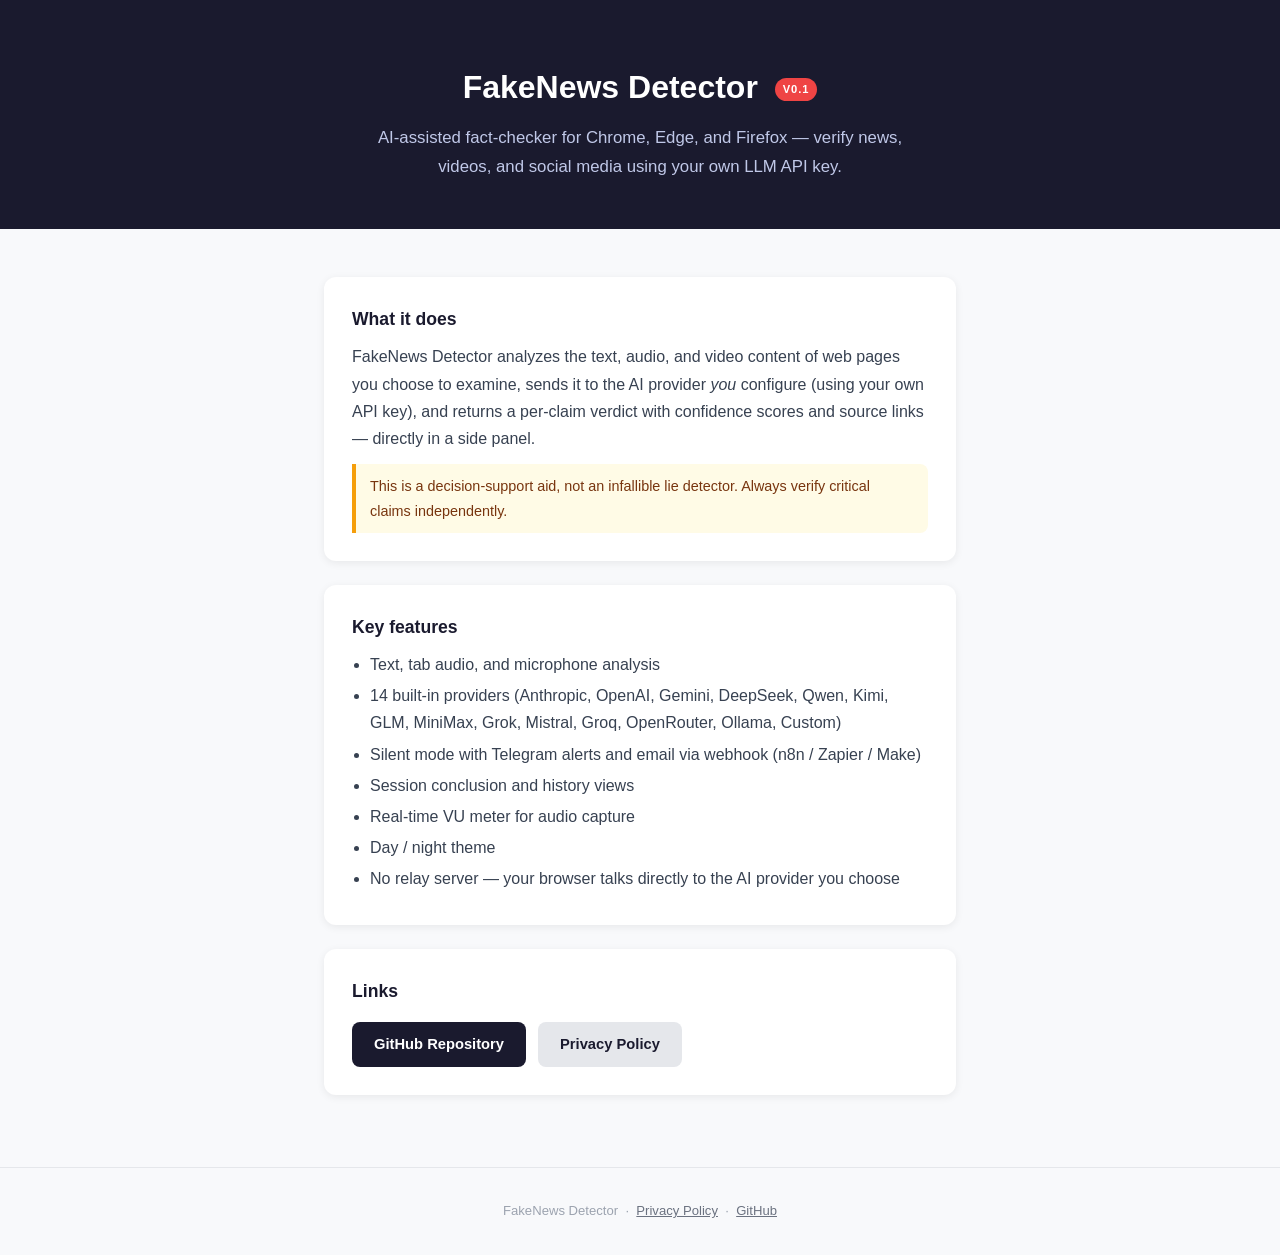
<file: docs/index.html>
<!DOCTYPE html>
<html lang="es">
<head>
  <meta charset="UTF-8" />
  <meta name="viewport" content="width=device-width, initial-scale=1.0" />
  <title>FakeNews Detector — AI fact-checker for Chrome, Edge &amp; Firefox</title>
  <style>
    *, *::before, *::after { box-sizing: border-box; margin: 0; padding: 0; }
    body {
      font-family: -apple-system, BlinkMacSystemFont, "Segoe UI", Roboto, Helvetica, Arial, sans-serif;
      font-size: 16px;
      line-height: 1.7;
      color: #1a1a2e;
      background: #f8f9fb;
    }
    header {
      background: #1a1a2e;
      color: #fff;
      padding: 60px 24px 48px;
      text-align: center;
    }
    header h1 { font-size: 2rem; font-weight: 700; margin-bottom: 10px; }
    header p  { font-size: 1.05rem; color: #c0c8e8; max-width: 540px; margin: 0 auto; }
    .badge {
      display: inline-block;
      background: #ef4444;
      color: #fff;
      font-size: 0.7rem;
      font-weight: 700;
      letter-spacing: .08em;
      text-transform: uppercase;
      padding: 2px 8px;
      border-radius: 999px;
      vertical-align: middle;
      margin-left: 8px;
    }
    .container { max-width: 680px; margin: 0 auto; padding: 48px 24px; }
    .card {
      background: #fff;
      border-radius: 12px;
      padding: 28px;
      margin-bottom: 24px;
      box-shadow: 0 2px 8px rgba(0,0,0,.07);
    }
    .card h2 { font-size: 1.1rem; color: #1a1a2e; margin-bottom: 8px; }
    .card p  { color: #374151; margin-bottom: 8px; }
    .links { display: flex; flex-wrap: wrap; gap: 12px; margin-top: 16px; }
    .btn {
      display: inline-block;
      padding: 10px 22px;
      border-radius: 8px;
      font-size: 0.92rem;
      font-weight: 600;
      text-decoration: none;
      transition: opacity .15s;
    }
    .btn:hover { opacity: .85; }
    .btn-primary { background: #1a1a2e; color: #fff; }
    .btn-secondary { background: #e5e7eb; color: #1a1a2e; }
    footer {
      text-align: center;
      font-size: 0.82rem;
      color: #9ca3af;
      padding: 32px 24px;
      border-top: 1px solid #e5e7eb;
    }
    footer a { color: #6b7280; }
    footer a:hover { color: #1a1a2e; }
    ul { margin: 8px 0 0 18px; color: #374151; }
    li { margin-bottom: 4px; }
    .notice {
      background: #fffbe6;
      border-left: 4px solid #f59e0b;
      border-radius: 0 8px 8px 0;
      padding: 10px 14px;
      font-size: 0.9rem;
      color: #78350f;
      margin-top: 12px;
    }
  </style>
</head>
<body>

<header>
  <h1>FakeNews Detector <span class="badge">v0.1</span></h1>
  <p>AI-assisted fact-checker for Chrome, Edge, and Firefox — verify news, videos, and social media using your own LLM API key.</p>
</header>

<div class="container">

  <div class="card">
    <h2>What it does</h2>
    <p>FakeNews Detector analyzes the text, audio, and video content of web pages you choose to examine, sends it to the AI provider <em>you</em> configure (using your own API key), and returns a per-claim verdict with confidence scores and source links — directly in a side panel.</p>
    <div class="notice">
      This is a decision-support aid, not an infallible lie detector. Always verify critical claims independently.
    </div>
  </div>

  <div class="card">
    <h2>Key features</h2>
    <ul>
      <li>Text, tab audio, and microphone analysis</li>
      <li>14 built-in providers (Anthropic, OpenAI, Gemini, DeepSeek, Qwen, Kimi, GLM, MiniMax, Grok, Mistral, Groq, OpenRouter, Ollama, Custom)</li>
      <li>Silent mode with Telegram alerts and email via webhook (n8n / Zapier / Make)</li>
      <li>Session conclusion and history views</li>
      <li>Real-time VU meter for audio capture</li>
      <li>Day / night theme</li>
      <li>No relay server — your browser talks directly to the AI provider you choose</li>
    </ul>
  </div>

  <div class="card">
    <h2>Links</h2>
    <div class="links">
      <a class="btn btn-primary" href="https://github.com/tonirojas/fakenews-detector" target="_blank" rel="noopener">GitHub Repository</a>
      <a class="btn btn-secondary" href="privacy.html">Privacy Policy</a>
    </div>
  </div>

</div>

<footer>
  <p>
    FakeNews Detector &nbsp;·&nbsp;
    <a href="privacy.html">Privacy Policy</a> &nbsp;·&nbsp;
    <a href="https://github.com/tonirojas/fakenews-detector">GitHub</a>
  </p>
</footer>

</body>
</html>
</file>
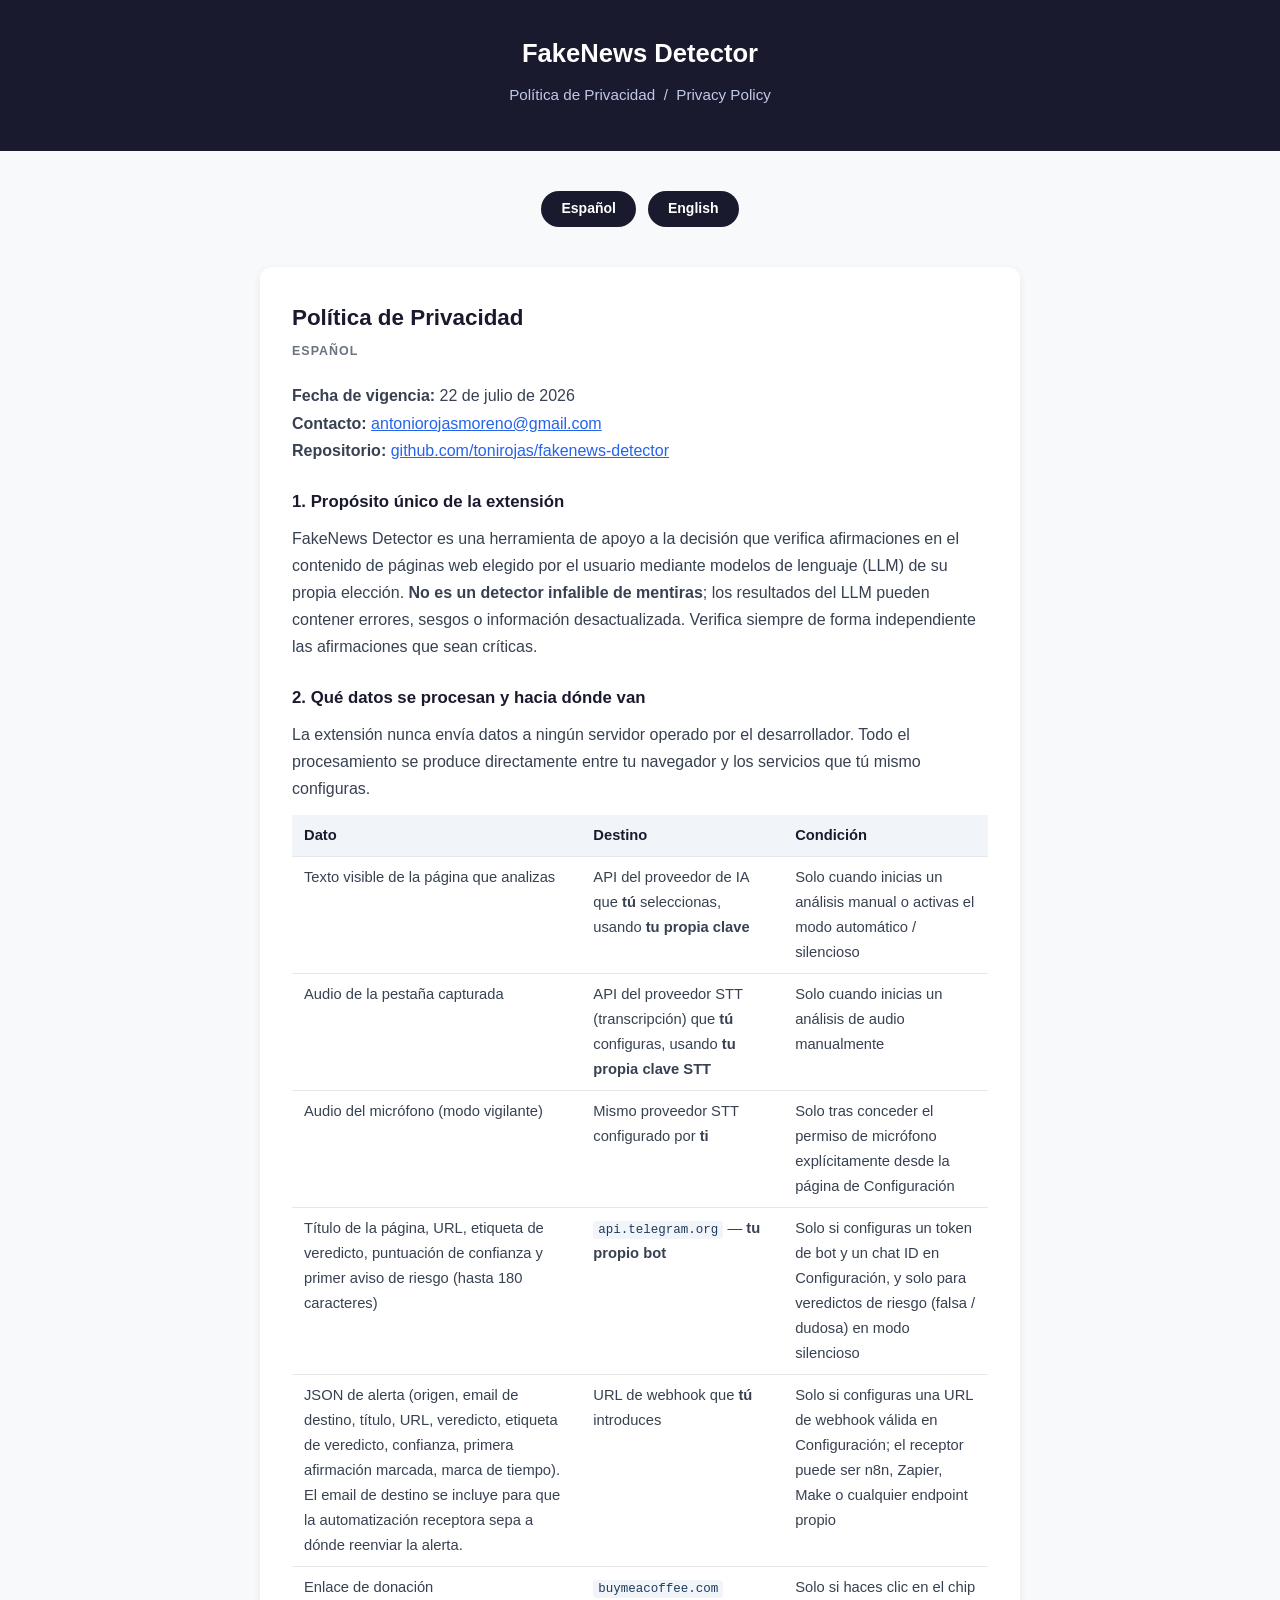
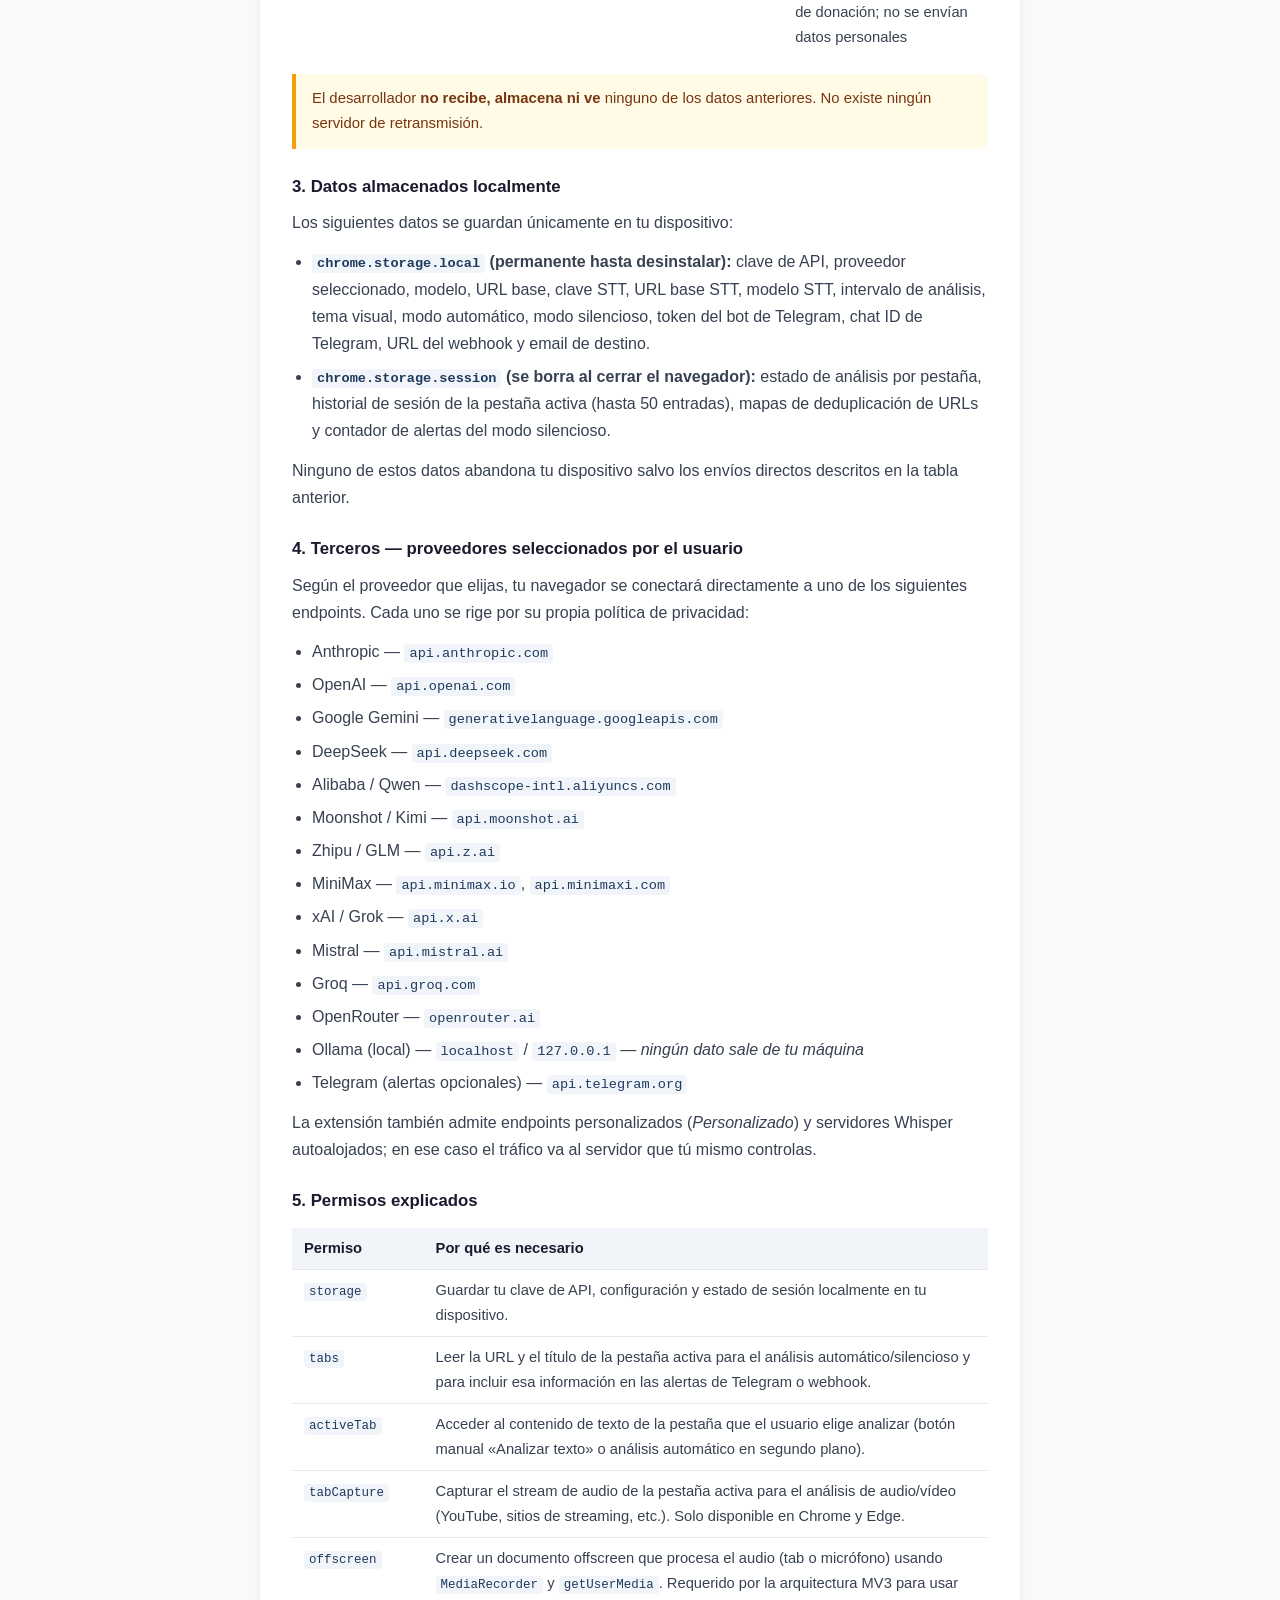
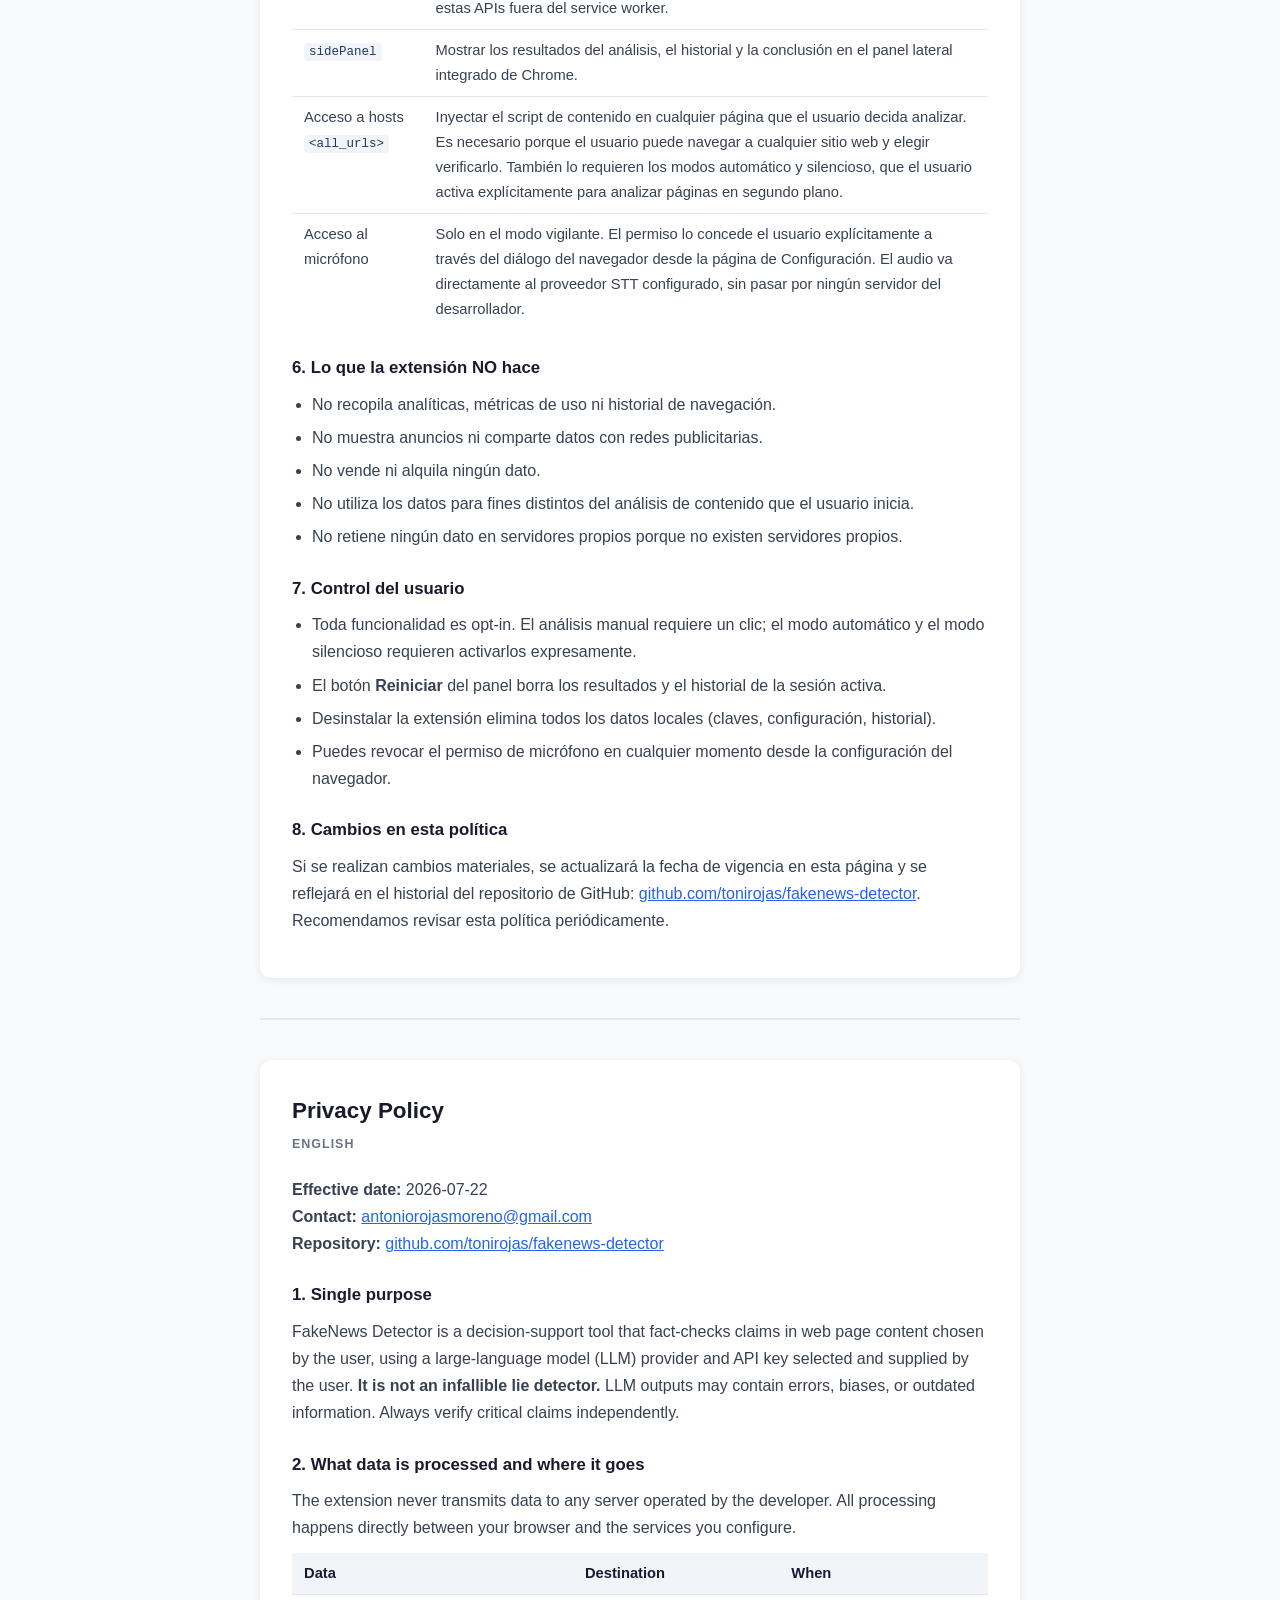
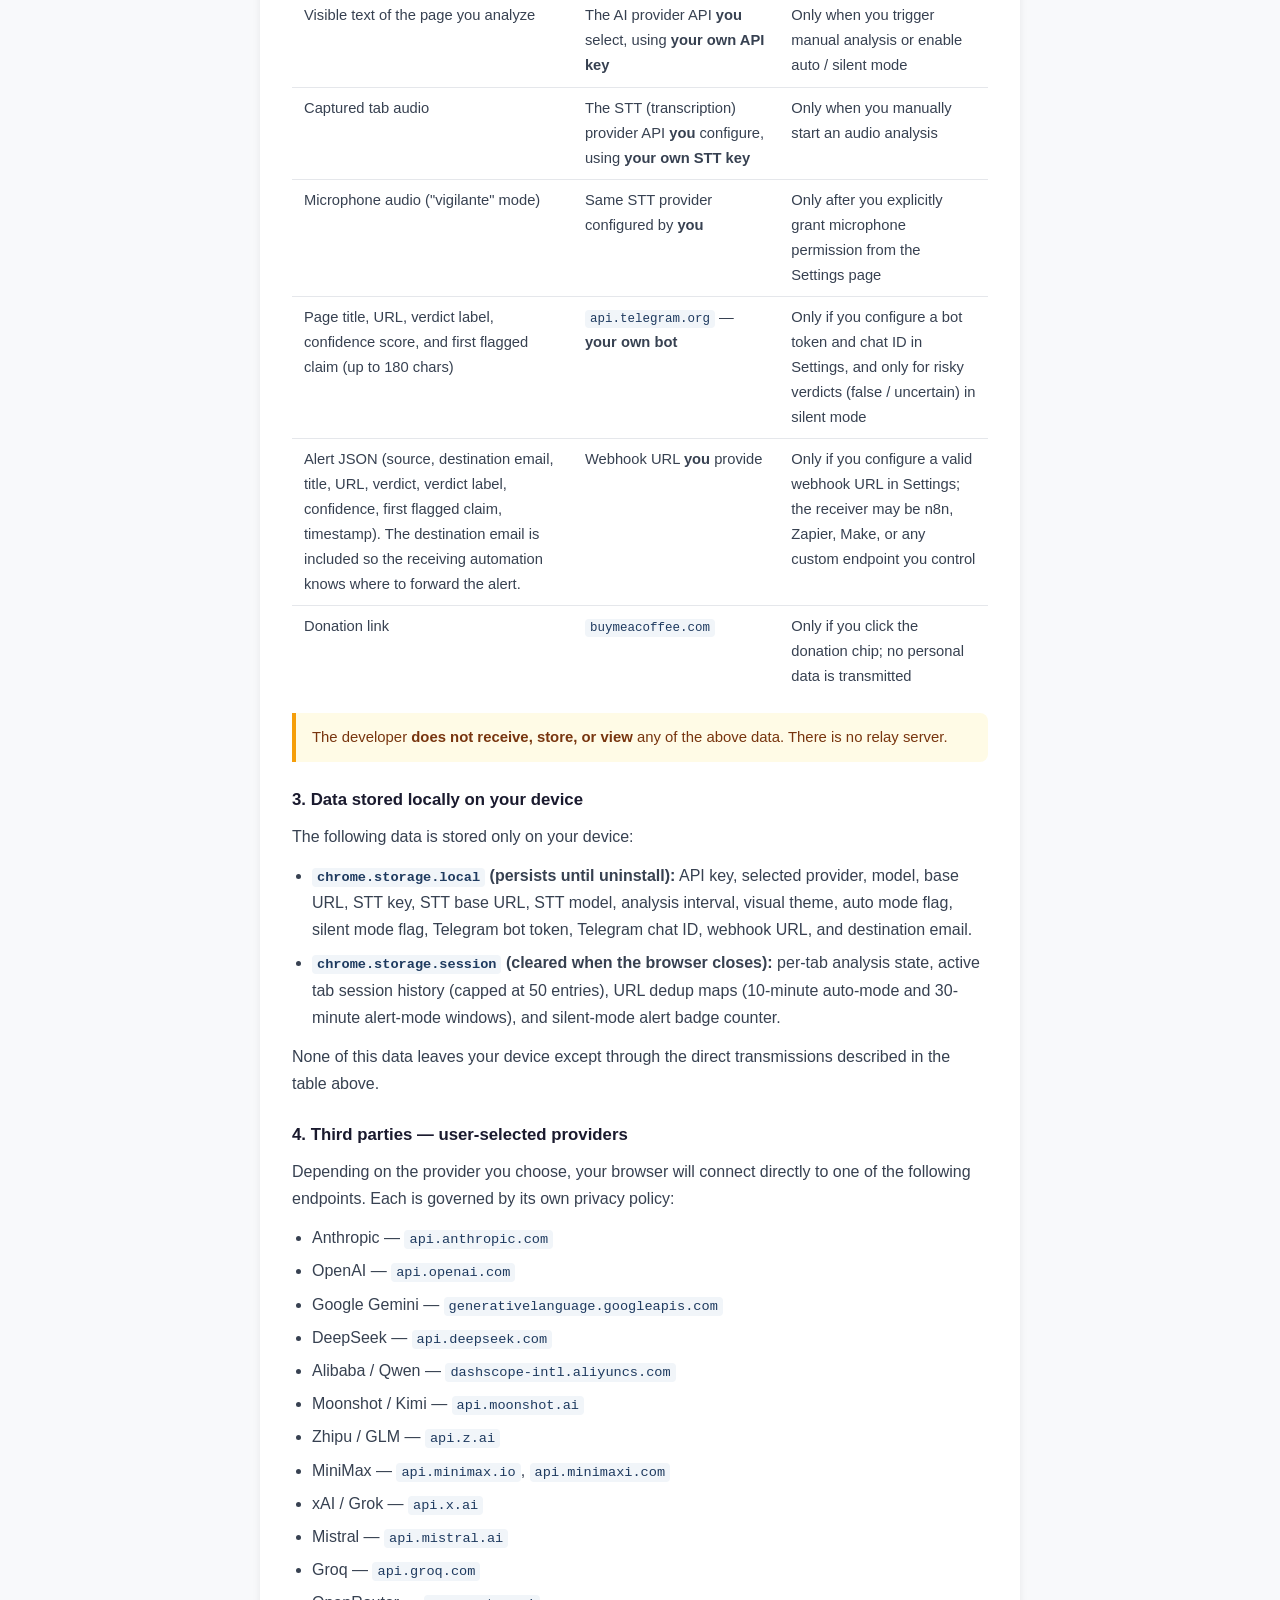
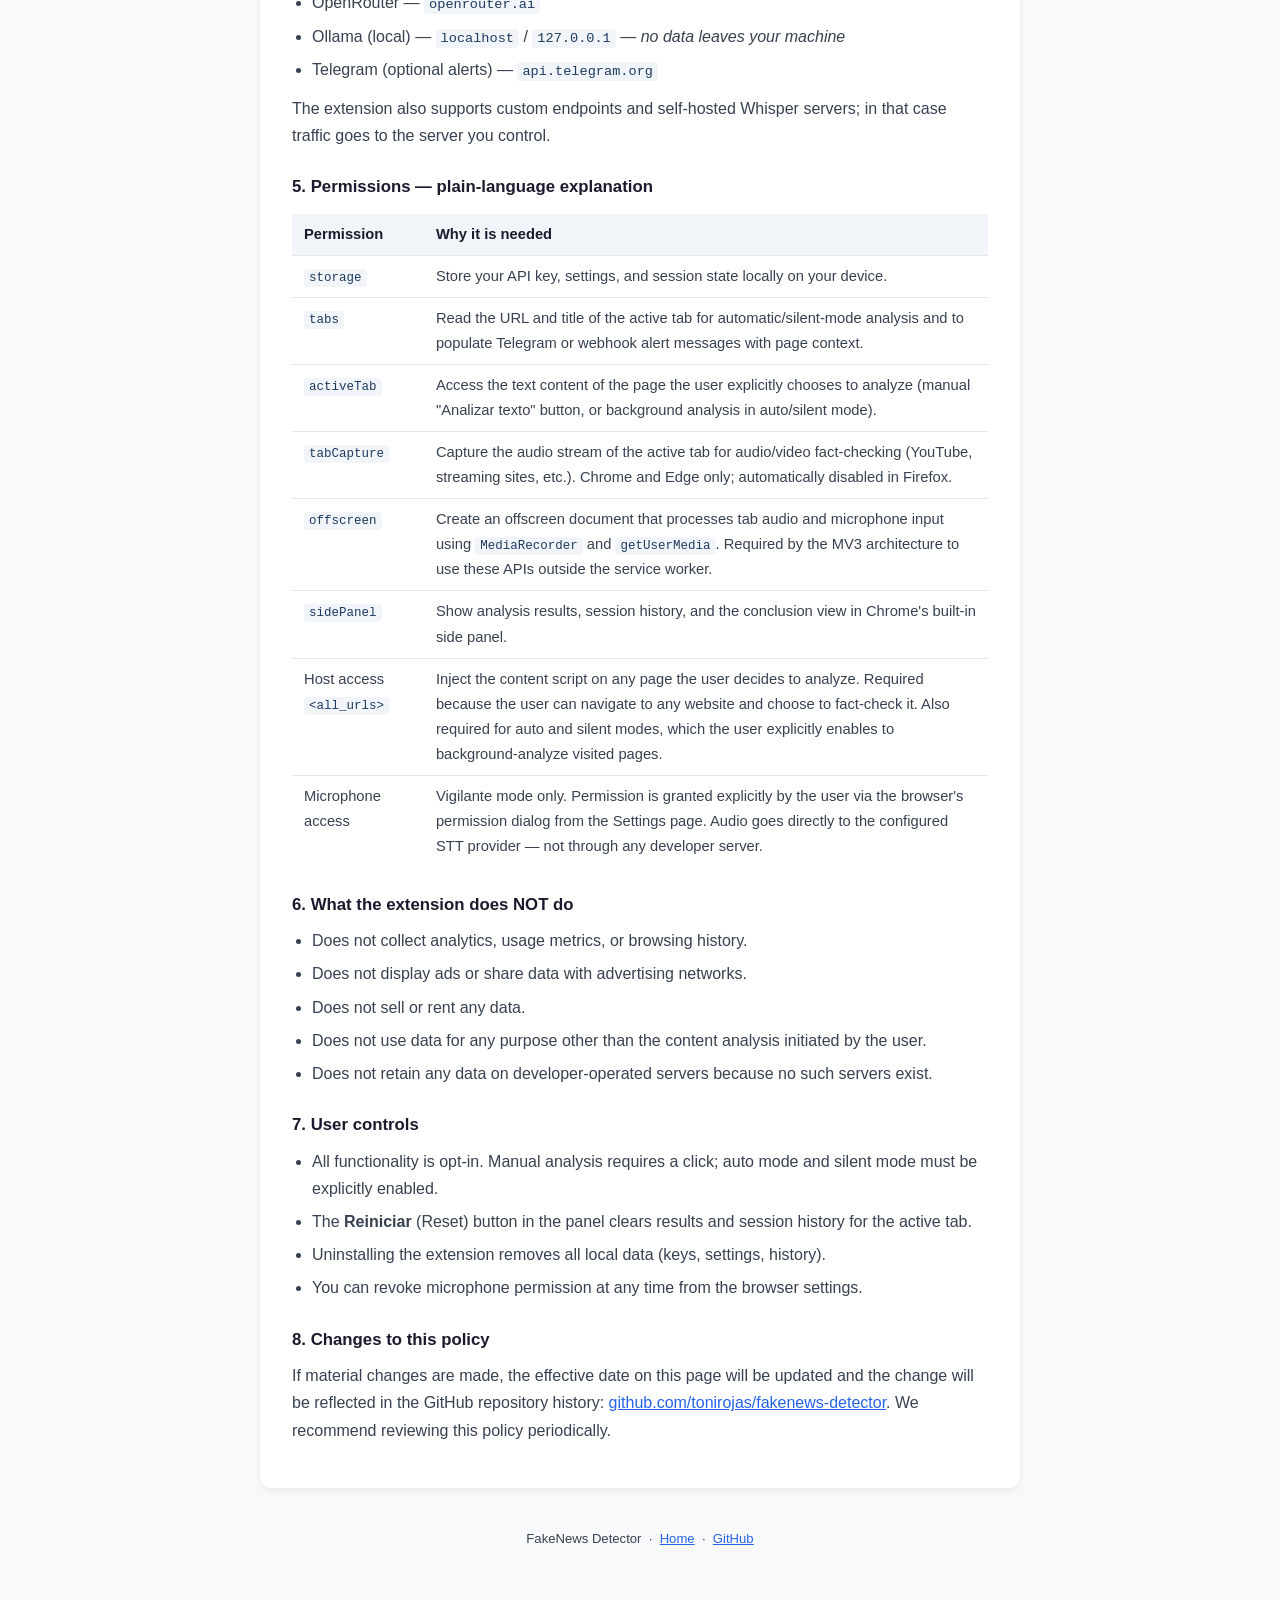
<file: docs/privacy.html>
<!DOCTYPE html>
<html lang="es">
<head>
  <meta charset="UTF-8" />
  <meta name="viewport" content="width=device-width, initial-scale=1.0" />
  <title>Política de Privacidad / Privacy Policy — FakeNews Detector</title>
  <style>
    *, *::before, *::after { box-sizing: border-box; margin: 0; padding: 0; }
    body {
      font-family: -apple-system, BlinkMacSystemFont, "Segoe UI", Roboto, Helvetica, Arial, sans-serif;
      font-size: 16px;
      line-height: 1.7;
      color: #1a1a2e;
      background: #f8f9fb;
      padding: 0 16px 48px;
    }
    .page-header {
      background: #1a1a2e;
      color: #fff;
      padding: 32px 24px;
      margin: 0 -16px 40px;
      text-align: center;
    }
    .page-header h1 { font-size: 1.6rem; font-weight: 700; margin-bottom: 6px; }
    .page-header p  { font-size: 0.95rem; color: #c0c8e8; }
    .lang-nav {
      display: flex; gap: 12px; justify-content: center;
      margin-bottom: 40px;
    }
    .lang-nav a {
      display: inline-block;
      padding: 6px 20px;
      border-radius: 999px;
      background: #1a1a2e;
      color: #fff;
      text-decoration: none;
      font-size: 0.875rem;
      font-weight: 600;
    }
    .lang-nav a:hover { background: #2d2d6e; }
    .container { max-width: 760px; margin: 0 auto; }
    .section { background: #fff; border-radius: 12px; padding: 32px; margin-bottom: 32px; box-shadow: 0 2px 8px rgba(0,0,0,.07); }
    .section h2 { font-size: 1.4rem; color: #1a1a2e; margin-bottom: 4px; }
    .section-lang { font-size: 0.78rem; font-weight: 600; letter-spacing: .08em; text-transform: uppercase; color: #6b7280; margin-bottom: 20px; }
    h3 { font-size: 1.05rem; color: #1a1a2e; margin: 24px 0 8px; }
    p  { margin-bottom: 12px; color: #374151; }
    ul, ol { margin: 8px 0 12px 20px; color: #374151; }
    li { margin-bottom: 6px; }
    code {
      font-family: ui-monospace, "Cascadia Code", "Fira Mono", monospace;
      font-size: 0.85em;
      background: #f1f5f9;
      padding: 2px 5px;
      border-radius: 4px;
      color: #1e3a5f;
    }
    a { color: #2563eb; }
    a:hover { text-decoration: underline; }
    .notice {
      background: #fffbe6;
      border-left: 4px solid #f59e0b;
      border-radius: 0 8px 8px 0;
      padding: 12px 16px;
      margin: 16px 0;
      font-size: 0.93rem;
      color: #78350f;
    }
    table { border-collapse: collapse; width: 100%; margin: 12px 0 16px; font-size: 0.92rem; }
    th { background: #f1f5f9; color: #1a1a2e; text-align: left; padding: 8px 12px; font-weight: 600; }
    td { padding: 8px 12px; border-top: 1px solid #e5e7eb; color: #374151; vertical-align: top; }
    tr:hover td { background: #f9fafb; }
    .divider { border: none; border-top: 2px solid #e5e7eb; margin: 40px 0; }
    footer { text-align: center; font-size: 0.82rem; color: #9ca3af; margin-top: 40px; }
  </style>
</head>
<body>

<div class="page-header">
  <h1>FakeNews Detector</h1>
  <p>Política de Privacidad &nbsp;/&nbsp; Privacy Policy</p>
</div>

<div class="container">

  <nav class="lang-nav">
    <a href="#es">Español</a>
    <a href="#en">English</a>
  </nav>

  <!-- ══════════════════════════════════════════════════════════
       SECCIÓN EN ESPAÑOL
       ══════════════════════════════════════════════════════════ -->
  <div class="section" id="es">
    <h2>Política de Privacidad</h2>
    <p class="section-lang">Español</p>

    <p><strong>Fecha de vigencia:</strong> 22 de julio de 2026<br>
    <strong>Contacto:</strong> <a href="mailto:antoniorojasmoreno@gmail.com">antoniorojasmoreno@gmail.com</a><br>
    <strong>Repositorio:</strong> <a href="https://github.com/tonirojas/fakenews-detector" target="_blank" rel="noopener">github.com/tonirojas/fakenews-detector</a></p>

    <h3>1. Propósito único de la extensión</h3>
    <p>
      FakeNews Detector es una herramienta de apoyo a la decisión que verifica afirmaciones
      en el contenido de páginas web elegido por el usuario mediante modelos de lenguaje (LLM)
      de su propia elección. <strong>No es un detector infalible de mentiras</strong>; los resultados del
      LLM pueden contener errores, sesgos o información desactualizada. Verifica siempre de
      forma independiente las afirmaciones que sean críticas.
    </p>

    <h3>2. Qué datos se procesan y hacia dónde van</h3>

    <p>La extensión nunca envía datos a ningún servidor operado por el desarrollador. Todo el
    procesamiento se produce directamente entre tu navegador y los servicios que tú mismo configuras.</p>

    <table>
      <thead>
        <tr><th>Dato</th><th>Destino</th><th>Condición</th></tr>
      </thead>
      <tbody>
        <tr>
          <td>Texto visible de la página que analizas</td>
          <td>API del proveedor de IA que <strong>tú</strong> seleccionas, usando <strong>tu propia clave</strong></td>
          <td>Solo cuando inicias un análisis manual o activas el modo automático / silencioso</td>
        </tr>
        <tr>
          <td>Audio de la pestaña capturada</td>
          <td>API del proveedor STT (transcripción) que <strong>tú</strong> configuras, usando <strong>tu propia clave STT</strong></td>
          <td>Solo cuando inicias un análisis de audio manualmente</td>
        </tr>
        <tr>
          <td>Audio del micrófono (modo vigilante)</td>
          <td>Mismo proveedor STT configurado por <strong>ti</strong></td>
          <td>Solo tras conceder el permiso de micrófono explícitamente desde la página de Configuración</td>
        </tr>
        <tr>
          <td>Título de la página, URL, etiqueta de veredicto, puntuación de confianza y primer aviso de riesgo (hasta 180 caracteres)</td>
          <td><code>api.telegram.org</code> — <strong>tu propio bot</strong></td>
          <td>Solo si configuras un token de bot y un chat ID en Configuración, y solo para veredictos de riesgo (falsa / dudosa) en modo silencioso</td>
        </tr>
        <tr>
          <td>JSON de alerta (origen, email de destino, título, URL, veredicto, etiqueta de veredicto, confianza, primera afirmación marcada, marca de tiempo). El email de destino se incluye para que la automatización receptora sepa a dónde reenviar la alerta.</td>
          <td>URL de webhook que <strong>tú</strong> introduces</td>
          <td>Solo si configuras una URL de webhook válida en Configuración; el receptor puede ser n8n, Zapier, Make o cualquier endpoint propio</td>
        </tr>
        <tr>
          <td>Enlace de donación</td>
          <td><code>buymeacoffee.com</code></td>
          <td>Solo si haces clic en el chip de donación; no se envían datos personales</td>
        </tr>
      </tbody>
    </table>

    <div class="notice">
      El desarrollador <strong>no recibe, almacena ni ve</strong> ninguno de los datos anteriores.
      No existe ningún servidor de retransmisión.
    </div>

    <h3>3. Datos almacenados localmente</h3>
    <p>Los siguientes datos se guardan únicamente en tu dispositivo:</p>
    <ul>
      <li><strong><code>chrome.storage.local</code> (permanente hasta desinstalar):</strong>
        clave de API, proveedor seleccionado, modelo, URL base, clave STT, URL base STT,
        modelo STT, intervalo de análisis, tema visual, modo automático, modo silencioso,
        token del bot de Telegram, chat ID de Telegram, URL del webhook y email de destino.</li>
      <li><strong><code>chrome.storage.session</code> (se borra al cerrar el navegador):</strong>
        estado de análisis por pestaña, historial de sesión de la pestaña activa (hasta 50 entradas),
        mapas de deduplicación de URLs y contador de alertas del modo silencioso.</li>
    </ul>
    <p>Ninguno de estos datos abandona tu dispositivo salvo los envíos directos descritos en la tabla anterior.</p>

    <h3>4. Terceros — proveedores seleccionados por el usuario</h3>
    <p>
      Según el proveedor que elijas, tu navegador se conectará directamente a uno de los
      siguientes endpoints. Cada uno se rige por su propia política de privacidad:
    </p>
    <ul>
      <li>Anthropic — <code>api.anthropic.com</code></li>
      <li>OpenAI — <code>api.openai.com</code></li>
      <li>Google Gemini — <code>generativelanguage.googleapis.com</code></li>
      <li>DeepSeek — <code>api.deepseek.com</code></li>
      <li>Alibaba / Qwen — <code>dashscope-intl.aliyuncs.com</code></li>
      <li>Moonshot / Kimi — <code>api.moonshot.ai</code></li>
      <li>Zhipu / GLM — <code>api.z.ai</code></li>
      <li>MiniMax — <code>api.minimax.io</code>, <code>api.minimaxi.com</code></li>
      <li>xAI / Grok — <code>api.x.ai</code></li>
      <li>Mistral — <code>api.mistral.ai</code></li>
      <li>Groq — <code>api.groq.com</code></li>
      <li>OpenRouter — <code>openrouter.ai</code></li>
      <li>Ollama (local) — <code>localhost</code> / <code>127.0.0.1</code> — <em>ningún dato sale de tu máquina</em></li>
      <li>Telegram (alertas opcionales) — <code>api.telegram.org</code></li>
    </ul>
    <p>La extensión también admite endpoints personalizados (<em>Personalizado</em>) y servidores
    Whisper autoalojados; en ese caso el tráfico va al servidor que tú mismo controlas.</p>

    <h3>5. Permisos explicados</h3>
    <table>
      <thead>
        <tr><th>Permiso</th><th>Por qué es necesario</th></tr>
      </thead>
      <tbody>
        <tr>
          <td><code>storage</code></td>
          <td>Guardar tu clave de API, configuración y estado de sesión localmente en tu dispositivo.</td>
        </tr>
        <tr>
          <td><code>tabs</code></td>
          <td>Leer la URL y el título de la pestaña activa para el análisis automático/silencioso y para incluir esa información en las alertas de Telegram o webhook.</td>
        </tr>
        <tr>
          <td><code>activeTab</code></td>
          <td>Acceder al contenido de texto de la pestaña que el usuario elige analizar (botón manual «Analizar texto» o análisis automático en segundo plano).</td>
        </tr>
        <tr>
          <td><code>tabCapture</code></td>
          <td>Capturar el stream de audio de la pestaña activa para el análisis de audio/vídeo (YouTube, sitios de streaming, etc.). Solo disponible en Chrome y Edge.</td>
        </tr>
        <tr>
          <td><code>offscreen</code></td>
          <td>Crear un documento offscreen que procesa el audio (tab o micrófono) usando <code>MediaRecorder</code> y <code>getUserMedia</code>. Requerido por la arquitectura MV3 para usar estas APIs fuera del service worker.</td>
        </tr>
        <tr>
          <td><code>sidePanel</code></td>
          <td>Mostrar los resultados del análisis, el historial y la conclusión en el panel lateral integrado de Chrome.</td>
        </tr>
        <tr>
          <td>Acceso a hosts <code>&lt;all_urls&gt;</code></td>
          <td>Inyectar el script de contenido en cualquier página que el usuario decida analizar. Es necesario porque el usuario puede navegar a cualquier sitio web y elegir verificarlo. También lo requieren los modos automático y silencioso, que el usuario activa explícitamente para analizar páginas en segundo plano.</td>
        </tr>
        <tr>
          <td>Acceso al micrófono</td>
          <td>Solo en el modo vigilante. El permiso lo concede el usuario explícitamente a través del diálogo del navegador desde la página de Configuración. El audio va directamente al proveedor STT configurado, sin pasar por ningún servidor del desarrollador.</td>
        </tr>
      </tbody>
    </table>

    <h3>6. Lo que la extensión NO hace</h3>
    <ul>
      <li>No recopila analíticas, métricas de uso ni historial de navegación.</li>
      <li>No muestra anuncios ni comparte datos con redes publicitarias.</li>
      <li>No vende ni alquila ningún dato.</li>
      <li>No utiliza los datos para fines distintos del análisis de contenido que el usuario inicia.</li>
      <li>No retiene ningún dato en servidores propios porque no existen servidores propios.</li>
    </ul>

    <h3>7. Control del usuario</h3>
    <ul>
      <li>Toda funcionalidad es opt-in. El análisis manual requiere un clic; el modo automático y el modo silencioso requieren activarlos expresamente.</li>
      <li>El botón <strong>Reiniciar</strong> del panel borra los resultados y el historial de la sesión activa.</li>
      <li>Desinstalar la extensión elimina todos los datos locales (claves, configuración, historial).</li>
      <li>Puedes revocar el permiso de micrófono en cualquier momento desde la configuración del navegador.</li>
    </ul>

    <h3>8. Cambios en esta política</h3>
    <p>
      Si se realizan cambios materiales, se actualizará la fecha de vigencia en esta página y se
      reflejará en el historial del repositorio de GitHub:
      <a href="https://github.com/tonirojas/fakenews-detector" target="_blank" rel="noopener">github.com/tonirojas/fakenews-detector</a>.
      Recomendamos revisar esta política periódicamente.
    </p>
  </div>

  <hr class="divider" />

  <!-- ══════════════════════════════════════════════════════════
       ENGLISH SECTION
       ══════════════════════════════════════════════════════════ -->
  <div class="section" id="en">
    <h2>Privacy Policy</h2>
    <p class="section-lang">English</p>

    <p><strong>Effective date:</strong> 2026-07-22<br>
    <strong>Contact:</strong> <a href="mailto:antoniorojasmoreno@gmail.com">antoniorojasmoreno@gmail.com</a><br>
    <strong>Repository:</strong> <a href="https://github.com/tonirojas/fakenews-detector" target="_blank" rel="noopener">github.com/tonirojas/fakenews-detector</a></p>

    <h3>1. Single purpose</h3>
    <p>
      FakeNews Detector is a decision-support tool that fact-checks claims in web page content
      chosen by the user, using a large-language model (LLM) provider and API key selected and
      supplied by the user. <strong>It is not an infallible lie detector.</strong> LLM outputs
      may contain errors, biases, or outdated information. Always verify critical claims
      independently.
    </p>

    <h3>2. What data is processed and where it goes</h3>

    <p>The extension never transmits data to any server operated by the developer.
    All processing happens directly between your browser and the services you configure.</p>

    <table>
      <thead>
        <tr><th>Data</th><th>Destination</th><th>When</th></tr>
      </thead>
      <tbody>
        <tr>
          <td>Visible text of the page you analyze</td>
          <td>The AI provider API <strong>you</strong> select, using <strong>your own API key</strong></td>
          <td>Only when you trigger manual analysis or enable auto / silent mode</td>
        </tr>
        <tr>
          <td>Captured tab audio</td>
          <td>The STT (transcription) provider API <strong>you</strong> configure, using <strong>your own STT key</strong></td>
          <td>Only when you manually start an audio analysis</td>
        </tr>
        <tr>
          <td>Microphone audio ("vigilante" mode)</td>
          <td>Same STT provider configured by <strong>you</strong></td>
          <td>Only after you explicitly grant microphone permission from the Settings page</td>
        </tr>
        <tr>
          <td>Page title, URL, verdict label, confidence score, and first flagged claim (up to 180 chars)</td>
          <td><code>api.telegram.org</code> — <strong>your own bot</strong></td>
          <td>Only if you configure a bot token and chat ID in Settings, and only for risky verdicts (false / uncertain) in silent mode</td>
        </tr>
        <tr>
          <td>Alert JSON (source, destination email, title, URL, verdict, verdict label, confidence, first flagged claim, timestamp). The destination email is included so the receiving automation knows where to forward the alert.</td>
          <td>Webhook URL <strong>you</strong> provide</td>
          <td>Only if you configure a valid webhook URL in Settings; the receiver may be n8n, Zapier, Make, or any custom endpoint you control</td>
        </tr>
        <tr>
          <td>Donation link</td>
          <td><code>buymeacoffee.com</code></td>
          <td>Only if you click the donation chip; no personal data is transmitted</td>
        </tr>
      </tbody>
    </table>

    <div class="notice">
      The developer <strong>does not receive, store, or view</strong> any of the above data.
      There is no relay server.
    </div>

    <h3>3. Data stored locally on your device</h3>
    <p>The following data is stored only on your device:</p>
    <ul>
      <li><strong><code>chrome.storage.local</code> (persists until uninstall):</strong>
        API key, selected provider, model, base URL, STT key, STT base URL, STT model,
        analysis interval, visual theme, auto mode flag, silent mode flag,
        Telegram bot token, Telegram chat ID, webhook URL, and destination email.</li>
      <li><strong><code>chrome.storage.session</code> (cleared when the browser closes):</strong>
        per-tab analysis state, active tab session history (capped at 50 entries),
        URL dedup maps (10-minute auto-mode and 30-minute alert-mode windows), and
        silent-mode alert badge counter.</li>
    </ul>
    <p>None of this data leaves your device except through the direct transmissions described in the table above.</p>

    <h3>4. Third parties — user-selected providers</h3>
    <p>
      Depending on the provider you choose, your browser will connect directly to one of the
      following endpoints. Each is governed by its own privacy policy:
    </p>
    <ul>
      <li>Anthropic — <code>api.anthropic.com</code></li>
      <li>OpenAI — <code>api.openai.com</code></li>
      <li>Google Gemini — <code>generativelanguage.googleapis.com</code></li>
      <li>DeepSeek — <code>api.deepseek.com</code></li>
      <li>Alibaba / Qwen — <code>dashscope-intl.aliyuncs.com</code></li>
      <li>Moonshot / Kimi — <code>api.moonshot.ai</code></li>
      <li>Zhipu / GLM — <code>api.z.ai</code></li>
      <li>MiniMax — <code>api.minimax.io</code>, <code>api.minimaxi.com</code></li>
      <li>xAI / Grok — <code>api.x.ai</code></li>
      <li>Mistral — <code>api.mistral.ai</code></li>
      <li>Groq — <code>api.groq.com</code></li>
      <li>OpenRouter — <code>openrouter.ai</code></li>
      <li>Ollama (local) — <code>localhost</code> / <code>127.0.0.1</code> — <em>no data leaves your machine</em></li>
      <li>Telegram (optional alerts) — <code>api.telegram.org</code></li>
    </ul>
    <p>The extension also supports custom endpoints and self-hosted Whisper servers;
    in that case traffic goes to the server you control.</p>

    <h3>5. Permissions — plain-language explanation</h3>
    <table>
      <thead>
        <tr><th>Permission</th><th>Why it is needed</th></tr>
      </thead>
      <tbody>
        <tr>
          <td><code>storage</code></td>
          <td>Store your API key, settings, and session state locally on your device.</td>
        </tr>
        <tr>
          <td><code>tabs</code></td>
          <td>Read the URL and title of the active tab for automatic/silent-mode analysis and to populate Telegram or webhook alert messages with page context.</td>
        </tr>
        <tr>
          <td><code>activeTab</code></td>
          <td>Access the text content of the page the user explicitly chooses to analyze (manual "Analizar texto" button, or background analysis in auto/silent mode).</td>
        </tr>
        <tr>
          <td><code>tabCapture</code></td>
          <td>Capture the audio stream of the active tab for audio/video fact-checking (YouTube, streaming sites, etc.). Chrome and Edge only; automatically disabled in Firefox.</td>
        </tr>
        <tr>
          <td><code>offscreen</code></td>
          <td>Create an offscreen document that processes tab audio and microphone input using <code>MediaRecorder</code> and <code>getUserMedia</code>. Required by the MV3 architecture to use these APIs outside the service worker.</td>
        </tr>
        <tr>
          <td><code>sidePanel</code></td>
          <td>Show analysis results, session history, and the conclusion view in Chrome's built-in side panel.</td>
        </tr>
        <tr>
          <td>Host access <code>&lt;all_urls&gt;</code></td>
          <td>Inject the content script on any page the user decides to analyze. Required because the user can navigate to any website and choose to fact-check it. Also required for auto and silent modes, which the user explicitly enables to background-analyze visited pages.</td>
        </tr>
        <tr>
          <td>Microphone access</td>
          <td>Vigilante mode only. Permission is granted explicitly by the user via the browser's permission dialog from the Settings page. Audio goes directly to the configured STT provider — not through any developer server.</td>
        </tr>
      </tbody>
    </table>

    <h3>6. What the extension does NOT do</h3>
    <ul>
      <li>Does not collect analytics, usage metrics, or browsing history.</li>
      <li>Does not display ads or share data with advertising networks.</li>
      <li>Does not sell or rent any data.</li>
      <li>Does not use data for any purpose other than the content analysis initiated by the user.</li>
      <li>Does not retain any data on developer-operated servers because no such servers exist.</li>
    </ul>

    <h3>7. User controls</h3>
    <ul>
      <li>All functionality is opt-in. Manual analysis requires a click; auto mode and silent mode must be explicitly enabled.</li>
      <li>The <strong>Reiniciar</strong> (Reset) button in the panel clears results and session history for the active tab.</li>
      <li>Uninstalling the extension removes all local data (keys, settings, history).</li>
      <li>You can revoke microphone permission at any time from the browser settings.</li>
    </ul>

    <h3>8. Changes to this policy</h3>
    <p>
      If material changes are made, the effective date on this page will be updated and the
      change will be reflected in the GitHub repository history:
      <a href="https://github.com/tonirojas/fakenews-detector" target="_blank" rel="noopener">github.com/tonirojas/fakenews-detector</a>.
      We recommend reviewing this policy periodically.
    </p>
  </div>

  <footer>
    <p>FakeNews Detector &nbsp;·&nbsp; <a href="index.html">Home</a> &nbsp;·&nbsp; <a href="https://github.com/tonirojas/fakenews-detector">GitHub</a></p>
  </footer>

</div>
</body>
</html>
</file>
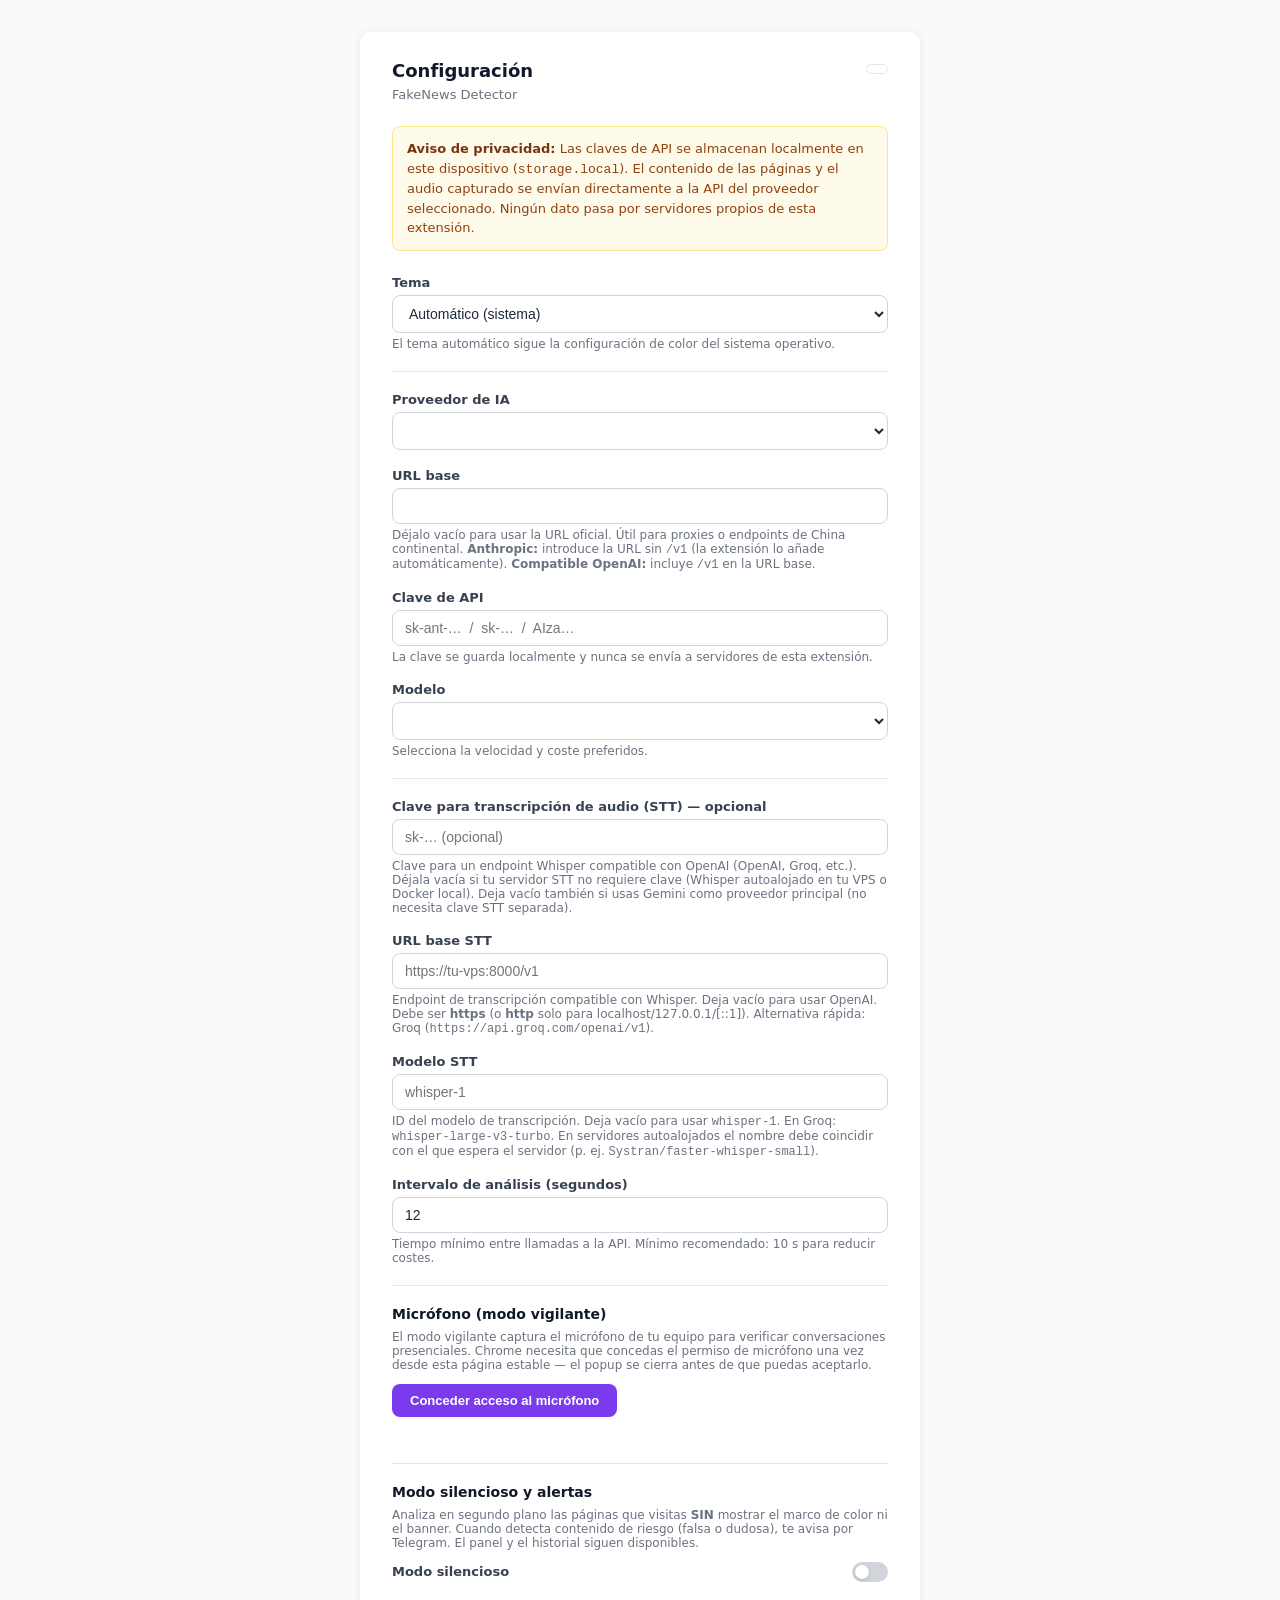
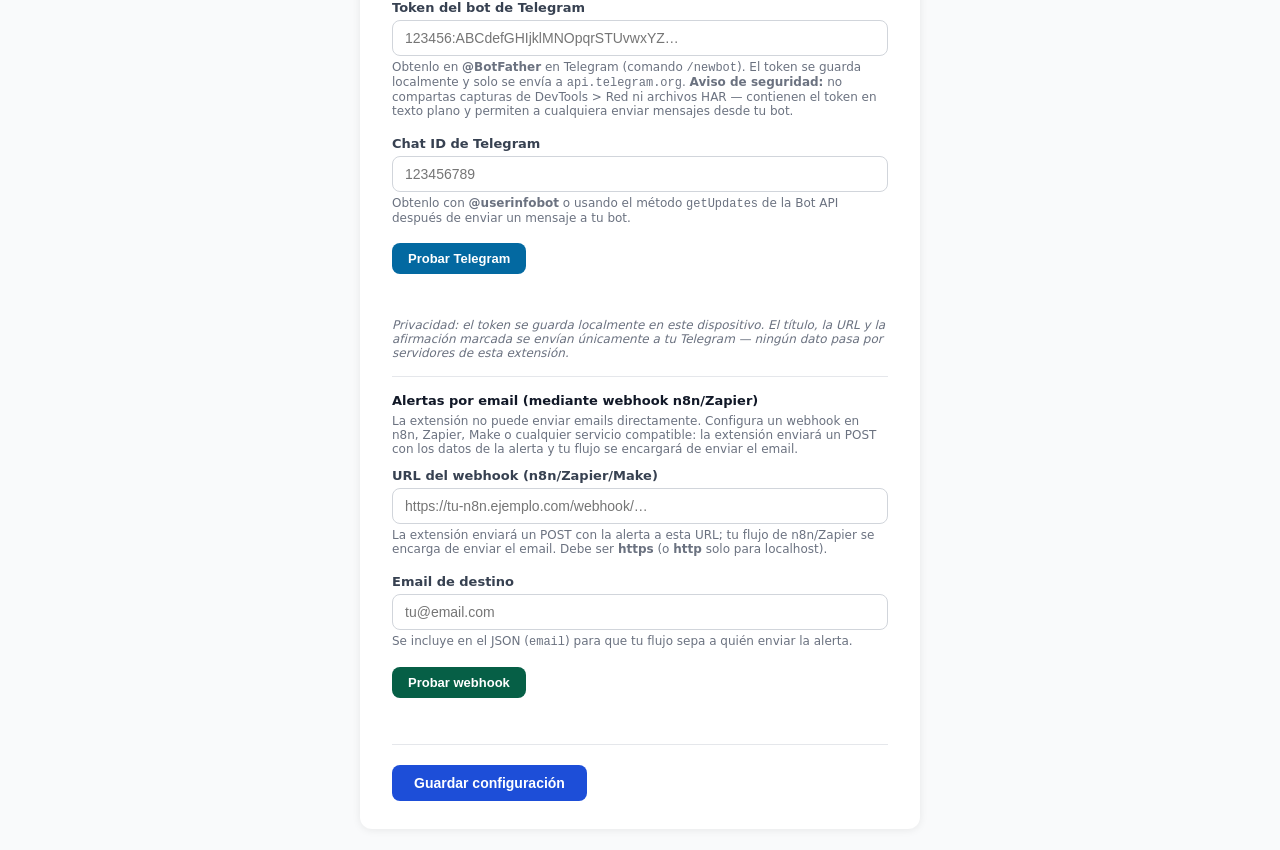
<file: options/options.html>
<!DOCTYPE html>
<html lang="es">
<head>
  <meta charset="UTF-8" />
  <meta name="viewport" content="width=device-width, initial-scale=1.0" />
  <title>FakeNews Detector — Configuración</title>
  <link rel="stylesheet" href="options.css" />
  <!-- Pre-paint theme (external script — MV3 CSP blocks inline scripts) -->
  <script src="../lib/theme-preload.js"></script>
</head>
<body>
  <div class="container">
    <div class="options-header">
      <div class="options-header-text">
        <h1>Configuración</h1>
        <p class="subtitle">FakeNews Detector</p>
      </div>
      <a class="donate-chip" id="donate-chip" target="_blank" rel="noopener noreferrer"
         title="Apoya el desarrollo de esta extensión"></a>
    </div>

    <div class="warning-box">
      <strong>Aviso de privacidad:</strong> Las claves de API se almacenan localmente en este dispositivo
      (<code>storage.local</code>). El contenido de las páginas y el audio capturado se envían
      directamente a la API del proveedor seleccionado. Ningún dato pasa por servidores propios de esta extensión.
    </div>

    <!-- Theme -->
    <div class="form-group">
      <label for="select-theme">Tema</label>
      <select id="select-theme">
        <option value="auto">Automático (sistema)</option>
        <option value="light">Claro</option>
        <option value="dark">Oscuro</option>
      </select>
      <p class="hint">El tema automático sigue la configuración de color del sistema operativo.</p>
    </div>

    <div class="divider"></div>

    <!-- Provider — built from PROVIDERS registry by options.js -->
    <div class="form-group">
      <label for="select-provider">Proveedor de IA</label>
      <select id="select-provider">
        <!-- options injected by JS -->
      </select>
    </div>

    <!-- Base URL — editable override; required when provider is "custom" -->
    <div class="form-group" id="baseurl-group">
      <label for="input-baseurl">URL base</label>
      <input type="url" id="input-baseurl" autocomplete="off" placeholder="" />
      <p class="hint">
        Déjalo vacío para usar la URL oficial. Útil para proxies o endpoints de China continental.
        <strong>Anthropic:</strong> introduce la URL sin <code>/v1</code> (la extensión lo añade automáticamente).
        <strong>Compatible OpenAI:</strong> incluye <code>/v1</code> en la URL base.
      </p>
      <p class="field-error" id="baseurl-error" style="display:none;"></p>
    </div>

    <!-- API Key -->
    <div class="form-group" id="apikey-group">
      <label for="input-apikey">Clave de API</label>
      <input type="password" id="input-apikey" autocomplete="off"
             placeholder="sk-ant-…  /  sk-…  /  AIza…" />
      <p class="hint" id="apikey-hint">
        La clave se guarda localmente y nunca se envía a servidores de esta extensión.
      </p>
    </div>

    <!-- Model -->
    <div class="form-group">
      <label for="select-model">Modelo</label>
      <select id="select-model"></select>
      <div id="custom-model-group" style="display:none; margin-top:8px;">
        <input type="text" id="input-model-custom" autocomplete="off"
               placeholder="ID del modelo personalizado" />
      </div>
      <p class="hint" id="model-hint">Selecciona la velocidad y coste preferidos.</p>
    </div>

    <div class="divider"></div>

    <!-- STT section (always visible; openai provider users may configure a custom STT endpoint) -->
    <div id="stt-group">

      <div class="form-group">
        <label for="input-stt-key">Clave para transcripción de audio (STT) — opcional</label>
        <input type="password" id="input-stt-key" autocomplete="off" placeholder="sk-… (opcional)" />
        <p class="hint">
          Clave para un endpoint Whisper compatible con OpenAI (OpenAI, Groq, etc.).
          Déjala vacía si tu servidor STT no requiere clave (Whisper autoalojado en tu VPS o Docker local).
          Deja vacío también si usas Gemini como proveedor principal (no necesita clave STT separada).
        </p>
      </div>

      <div class="form-group">
        <label for="input-stt-baseurl">URL base STT</label>
        <input type="url" id="input-stt-baseurl" autocomplete="off"
               placeholder="https://tu-vps:8000/v1" />
        <p class="hint">
          Endpoint de transcripción compatible con Whisper. Deja vacío para usar OpenAI.
          Debe ser <strong>https</strong> (o <strong>http</strong> solo para localhost/127.0.0.1/[::1]).
          Alternativa rápida: Groq (<code>https://api.groq.com/openai/v1</code>).
        </p>
        <p class="field-error" id="stt-baseurl-error" style="display:none;"></p>
      </div>

      <div class="form-group">
        <label for="input-stt-model">Modelo STT</label>
        <input type="text" id="input-stt-model" autocomplete="off" placeholder="whisper-1" />
        <p class="hint">
          ID del modelo de transcripción. Deja vacío para usar <code>whisper-1</code>.
          En Groq: <code>whisper-large-v3-turbo</code>.
          En servidores autoalojados el nombre debe coincidir con el que espera el servidor
          (p.&nbsp;ej. <code>Systran/faster-whisper-small</code>).
        </p>
      </div>

    </div>

    <!-- Interval -->
    <div class="form-group">
      <label for="input-interval">Intervalo de análisis (segundos)</label>
      <input type="number" id="input-interval" min="5" max="300" step="1" value="12" />
      <p class="hint">Tiempo mínimo entre llamadas a la API. Mínimo recomendado: 10 s para reducir costes.</p>
    </div>

    <div class="divider"></div>

    <!-- Microphone permission (Chrome / Edge only) -->
    <div id="mic-permission-section">
      <h2 class="section-title">Micrófono (modo vigilante)</h2>
      <p class="hint" style="margin-bottom: 12px;">
        El modo vigilante captura el micrófono de tu equipo para verificar conversaciones presenciales.
        Chrome necesita que concedas el permiso de micrófono una vez desde esta página estable — el popup se cierra antes de que puedas aceptarlo.
      </p>
      <button class="btn-mic-grant" id="btn-grant-mic">Conceder acceso al micrófono</button>
      <p class="mic-perm-status" id="mic-perm-status"></p>
    </div>

    <div class="divider"></div>

    <!-- Silent mode + Telegram alerts -->
    <div id="silent-mode-section">
      <h2 class="section-title">Modo silencioso y alertas</h2>
      <p class="hint" style="margin-bottom:12px;">
        Analiza en segundo plano las páginas que visitas <strong>SIN</strong> mostrar el marco de color
        ni el banner. Cuando detecta contenido de riesgo (falsa o dudosa), te avisa por Telegram.
        El panel y el historial siguen disponibles.
      </p>

      <div class="form-group">
        <div class="toggle-row">
          <span class="toggle-label-text">Modo silencioso</span>
          <label class="toggle-switch">
            <input type="checkbox" id="toggle-silent-mode"
                   role="switch" aria-label="Modo silencioso" />
            <span class="toggle-slider" aria-hidden="true"></span>
          </label>
        </div>
      </div>

      <div class="form-group">
        <label for="input-tg-token">Token del bot de Telegram</label>
        <input type="password" id="input-tg-token" autocomplete="off"
               placeholder="123456:ABCdefGHIjklMNOpqrSTUvwxYZ…" />
        <p class="hint">
          Obtenlo en <strong>@BotFather</strong> en Telegram (comando <code>/newbot</code>).
          El token se guarda localmente y solo se envía a <code>api.telegram.org</code>.
          <strong>Aviso de seguridad:</strong> no compartas capturas de DevTools &gt; Red ni archivos HAR —
          contienen el token en texto plano y permiten a cualquiera enviar mensajes desde tu bot.
        </p>
      </div>

      <div class="form-group">
        <label for="input-tg-chatid">Chat ID de Telegram</label>
        <input type="text" id="input-tg-chatid" autocomplete="off"
               placeholder="123456789" />
        <p class="hint">
          Obtenlo con <strong>@userinfobot</strong> o usando el método <code>getUpdates</code>
          de la Bot API después de enviar un mensaje a tu bot.
        </p>
      </div>

      <div class="form-group">
        <button class="btn-test-tg" id="btn-test-telegram">Probar Telegram</button>
        <p class="tg-test-status" id="tg-test-status"></p>
      </div>

      <p class="hint tg-privacy-note">
        Privacidad: el token se guarda localmente en este dispositivo. El título, la URL
        y la afirmación marcada se envían únicamente a tu Telegram — ningún dato pasa por
        servidores de esta extensión.
      </p>

      <div class="divider" style="margin: 16px 0;"></div>

      <h3 class="subsection-title">Alertas por email (mediante webhook n8n/Zapier)</h3>
      <p class="hint" style="margin-bottom:12px;">
        La extensión no puede enviar emails directamente. Configura un webhook en n8n, Zapier, Make
        o cualquier servicio compatible: la extensión enviará un POST con los datos de la alerta
        y tu flujo se encargará de enviar el email.
      </p>

      <div class="form-group">
        <label for="input-webhook-url">URL del webhook (n8n/Zapier/Make)</label>
        <input type="url" id="input-webhook-url" autocomplete="off"
               placeholder="https://tu-n8n.ejemplo.com/webhook/…" />
        <p class="hint">
          La extensión enviará un POST con la alerta a esta URL; tu flujo de n8n/Zapier se encarga
          de enviar el email. Debe ser <strong>https</strong> (o <strong>http</strong> solo para localhost).
        </p>
        <p class="field-error" id="webhook-url-error" style="display:none;"></p>
      </div>

      <div class="form-group">
        <label for="input-alert-email">Email de destino</label>
        <input type="email" id="input-alert-email" autocomplete="off"
               placeholder="tu@email.com" />
        <p class="hint">
          Se incluye en el JSON (<code>email</code>) para que tu flujo sepa a quién enviar la alerta.
        </p>
      </div>

      <div class="form-group">
        <button class="btn-test-webhook" id="btn-test-webhook">Probar webhook</button>
        <p class="webhook-test-status" id="webhook-test-status"></p>
      </div>
    </div>

    <div class="divider"></div>

    <button class="btn-save" id="btn-save">Guardar configuración</button>
    <span class="confirm-msg" id="confirm-msg">✓ Guardado</span>
  </div>

  <script type="module" src="options.js"></script>
</body>
</html>
</file>
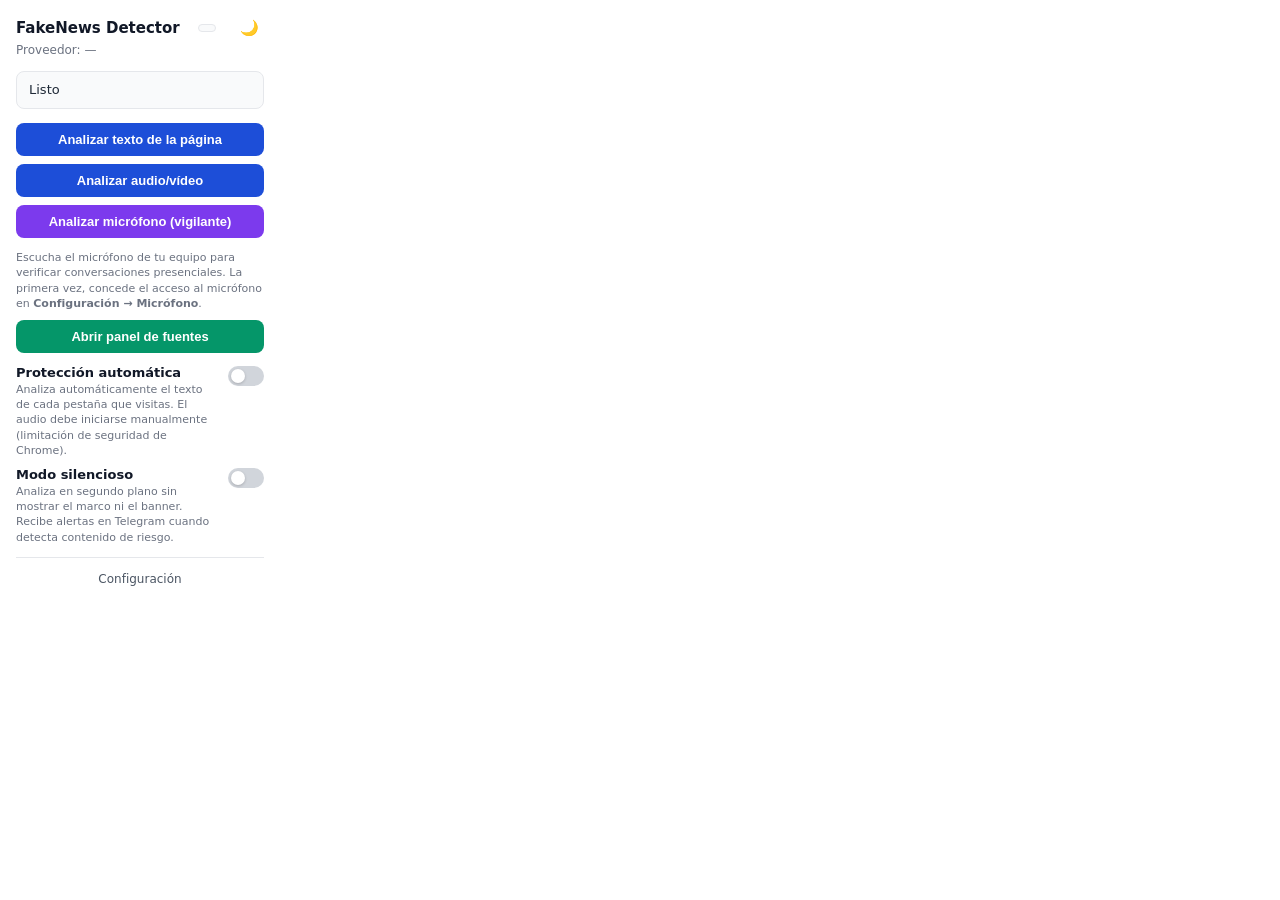
<file: popup/popup.html>
<!DOCTYPE html>
<html lang="es">
<head>
  <meta charset="UTF-8" />
  <meta name="viewport" content="width=device-width, initial-scale=1.0" />
  <title>FakeNews Detector</title>
  <link rel="stylesheet" href="popup.css" />
  <!-- Pre-paint theme (external script — MV3 CSP blocks inline scripts) -->
  <script src="../lib/theme-preload.js"></script>
</head>
<body>
  <div class="popup-header">
    <h1>FakeNews Detector</h1>
    <a class="donate-chip" id="donate-chip" target="_blank" rel="noopener noreferrer"
       title="Apoya el desarrollo de esta extensión"><span></span></a>
    <button id="btn-theme" class="btn-theme"
            title="Modo oscuro" aria-label="Modo oscuro">🌙</button>
  </div>
  <p class="provider-line" id="provider-line">Proveedor: —</p>

  <div class="status-box" id="status-box">Listo</div>

  <div id="no-key-notice" class="no-key-notice" style="display:none;">
    No hay clave de API configurada. Ve a <strong>Configuración</strong> para añadirla.
  </div>

  <div class="btn-group">
    <button class="btn-primary" id="btn-text">Analizar texto de la página</button>
    <button class="btn-primary" id="btn-audio">Analizar audio/vídeo</button>
    <div id="audio-hint" class="audio-hint" style="display:none;">
      La captura de audio solo está disponible en Chrome y Edge.
    </div>
    <button class="btn-mic" id="btn-mic">Analizar micrófono (vigilante)</button>
    <div id="mic-hint" class="audio-hint">
      Escucha el micrófono de tu equipo para verificar conversaciones presenciales. La primera vez, concede el acceso al micrófono en <strong>Configuración → Micrófono</strong>.
    </div>
    <button class="btn-danger" id="btn-stop" style="display:none;">Detener análisis</button>
    <button class="btn-panel" id="btn-panel">Abrir panel de fuentes</button>
  </div>

  <div class="auto-mode-section">
    <div class="auto-mode-row">
      <div class="auto-mode-text" id="auto-mode-desc">
        <div class="auto-mode-label">Protección automática</div>
        <div class="auto-mode-hint">Analiza automáticamente el texto de cada pestaña que visitas. El audio debe iniciarse manualmente (limitación de seguridad de Chrome).</div>
      </div>
      <label class="toggle-switch">
        <input type="checkbox" id="toggle-auto-mode"
               role="switch" aria-labelledby="auto-mode-desc" />
        <span class="toggle-slider" aria-hidden="true"></span>
      </label>
    </div>
  </div>

  <div class="silent-mode-section">
    <div class="auto-mode-row">
      <div class="auto-mode-text" id="silent-mode-desc">
        <div class="auto-mode-label">Modo silencioso</div>
        <div class="auto-mode-hint">Analiza en segundo plano sin mostrar el marco ni el banner. Recibe alertas en Telegram cuando detecta contenido de riesgo.</div>
      </div>
      <label class="toggle-switch">
        <input type="checkbox" id="toggle-silent-mode"
               role="switch" aria-labelledby="silent-mode-desc" />
        <span class="toggle-slider" aria-hidden="true"></span>
      </label>
    </div>
  </div>
  <div id="silent-mode-hint" class="audio-hint" style="display:none;">
    Configura el bot de Telegram en Configuración para recibir alertas.
  </div>

  <div class="divider"></div>

  <div class="footer-link">
    <a href="#" id="link-options">Configuración</a>
  </div>

  <script type="module" src="popup.js"></script>
</body>
</html>
</file>
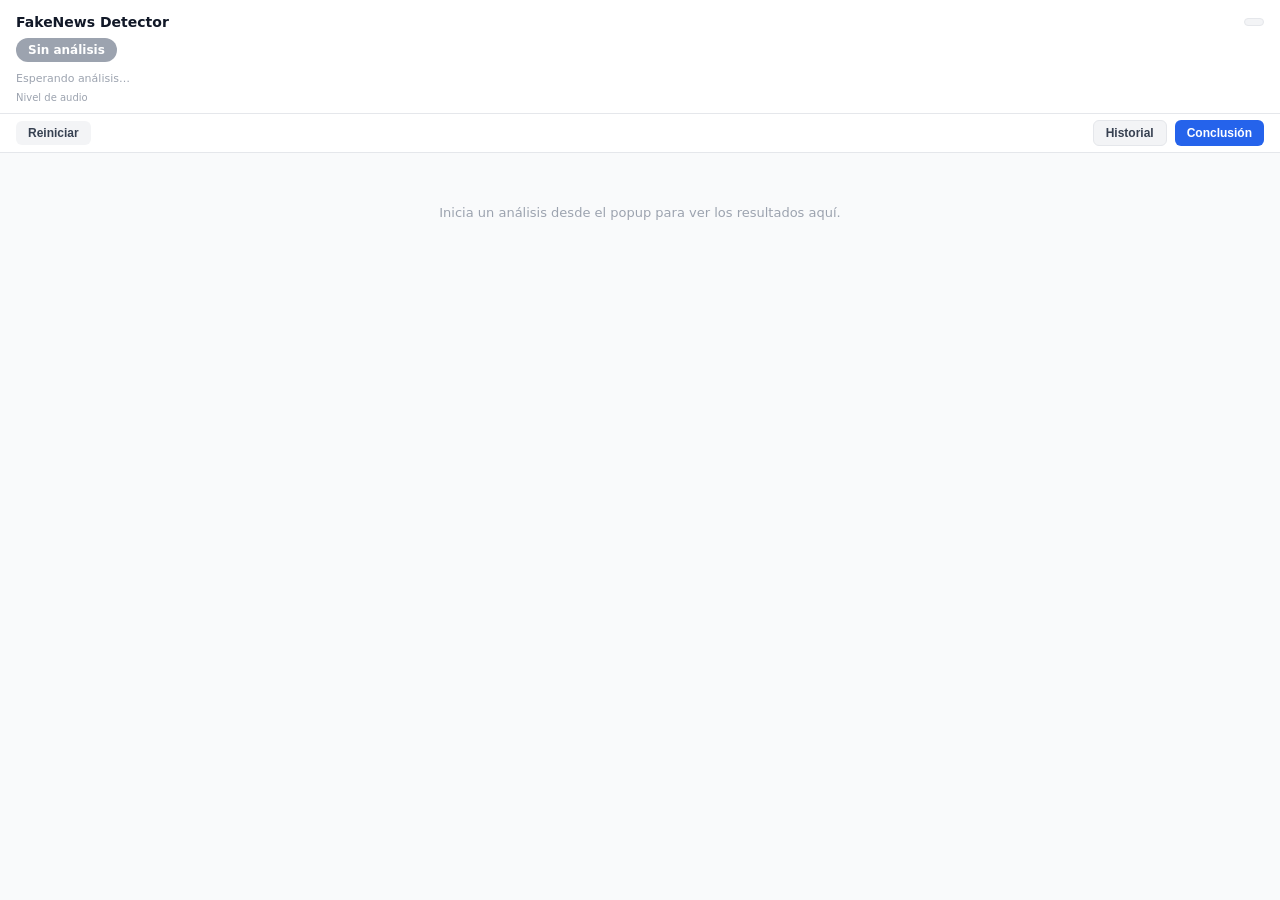
<file: sidepanel/sidepanel.html>
<!DOCTYPE html>
<html lang="es">
<head>
  <meta charset="UTF-8" />
  <meta name="viewport" content="width=device-width, initial-scale=1.0" />
  <title>FakeNews Detector — Panel</title>
  <link rel="stylesheet" href="sidepanel.css" />
  <!-- Pre-paint theme (external script — MV3 CSP blocks inline scripts) -->
  <script src="../lib/theme-preload.js"></script>
</head>
<body>

  <!-- Header — always visible in all views -->
  <div class="panel-header">
    <div class="panel-title-row">
      <div class="panel-title">FakeNews Detector</div>
      <a class="donate-chip" id="donate-chip" target="_blank" rel="noopener noreferrer"
         title="Apoya el desarrollo de esta extensión"></a>
    </div>
    <div id="overall-chip" class="overall-chip none">Sin análisis</div>
    <div class="confidence-line" id="overall-confidence"></div>
    <div class="status-line" id="status-line">Esperando análisis…</div>
    <div class="vu-meter-row" id="vu-meter-row">
      <span class="vu-label" id="vu-label">Nivel de audio</span>
      <div class="vu-bars" id="vu-bars"></div>
    </div>
  </div>

  <!-- Toolbar — always visible in all views -->
  <div class="panel-toolbar">
    <button class="btn-toolbar btn-clear" id="btn-clear" title="Reinicia la sesión de esta pestaña: detiene el análisis y borra resultados e historial">Reiniciar</button>
    <div class="toolbar-nav-group">
      <button class="btn-toolbar btn-history" id="btn-history">Historial</button>
      <button class="btn-toolbar btn-conclusion" id="btn-conclusion">Conclusión</button>
    </div>
  </div>

  <!-- VIEW A: Resultados (default) -->
  <div id="results-view" class="view-container">
    <div class="claims-list" id="claims-list">
      <div class="empty-state">
        Inicia un análisis desde el popup para ver los resultados aquí.
      </div>
    </div>
  </div>

  <!-- VIEW B: Conclusión -->
  <div id="conclusion-view" class="view-container" hidden>
    <div class="view-header">
      <button class="btn-back" id="btn-back-from-conclusion">← Resultados</button>
      <span class="view-title">Conclusión de la sesión</span>
    </div>
    <div class="view-body">
      <div class="conclusion-stats" id="conclusion-stats"></div>
      <div id="conclusion-body"></div>
    </div>
  </div>

  <!-- VIEW C: Historial -->
  <div id="history-view" class="view-container" hidden>
    <div class="view-header">
      <button class="btn-back" id="btn-back-from-history">← Resultados</button>
      <span class="view-title">Historial de la sesión</span>
    </div>
    <div class="view-body">
      <div id="history-list"></div>
    </div>
  </div>

  <script type="module" src="sidepanel.js"></script>
</body>
</html>
</file>
<file: options/options.css>
/* options/options.css */

/* ── Color tokens ──────────────────────────────────────────── */
:root {
  --bg:                #f9fafb;
  --surface:           #ffffff;
  --text:              #1f2937;
  --text-strong:       #111827;
  --text-muted:        #6b7280;
  --text-secondary:    #374151;
  --border:            #e5e7eb;
  --border-input:      #d1d5db;
  --shadow:            rgba(0,0,0,0.08);
  --warning-bg:        #fffbeb;
  --warning-border:    #fde68a;
  --warning-text:      #92400e;
  --warning-strong:    #78350f;
  --success-text:      #059669;
}

:root[data-theme="dark"] {
  --bg:                #111827;
  --surface:           #1f2937;
  --text:              #f3f4f6;
  --text-strong:       #f9fafb;
  --text-muted:        #9ca3af;
  --text-secondary:    #d1d5db;
  --border:            #374151;
  --border-input:      #4b5563;
  --shadow:            rgba(0,0,0,0.35);
  --warning-bg:        #1c1300;
  --warning-border:    #78350f;
  --warning-text:      #fbbf24;
  --warning-strong:    #fcd34d;
  --success-text:      #34d399;
}

/* ── Reset ─────────────────────────────────────────────────── */
*, *::before, *::after { box-sizing: border-box; margin: 0; padding: 0; }

body {
  font-family: system-ui, -apple-system, sans-serif;
  font-size: 14px;
  color: var(--text);
  background: var(--bg);
  padding: 32px 16px;
}

.container {
  max-width: 560px;
  margin: 0 auto;
  background: var(--surface);
  border-radius: 12px;
  padding: 28px 32px;
  box-shadow: 0 1px 8px var(--shadow);
}

/* ── Options header (title block + donate chip) ─────────────── */
.options-header {
  display: flex;
  align-items: flex-start;
  justify-content: space-between;
  gap: 12px;
  margin-bottom: 24px;
}

.options-header .subtitle {
  margin-bottom: 0;
}

/* ── Donation chip ──────────────────────────────────────────── */
.donate-chip {
  display: inline-flex;
  align-items: center;
  padding: 4px 10px;
  border-radius: 9999px;
  font-size: 11px;
  font-weight: 500;
  color: var(--text-muted);
  background: var(--surface);
  border: 1px solid var(--border);
  text-decoration: none;
  white-space: nowrap;
  flex-shrink: 0;
  margin-top: 4px;
  transition: background 0.15s, color 0.15s;
}

.donate-chip:hover {
  color: var(--text);
  background: var(--border);
}

h1 {
  font-size: 18px;
  font-weight: 700;
  color: var(--text-strong);
  margin-bottom: 6px;
}

.subtitle {
  font-size: 13px;
  color: var(--text-muted);
  margin-bottom: 0;
}

.warning-box {
  background: var(--warning-bg);
  border: 1px solid var(--warning-border);
  border-radius: 8px;
  padding: 12px 14px;
  font-size: 13px;
  color: var(--warning-text);
  margin-bottom: 24px;
  line-height: 1.5;
}

.warning-box strong { color: var(--warning-strong); }

.form-group { margin-bottom: 18px; }

label {
  display: block;
  font-weight: 600;
  font-size: 13px;
  color: var(--text-secondary);
  margin-bottom: 5px;
}

.hint {
  font-size: 12px;
  color: var(--text-muted);
  margin-top: 4px;
}

select,
input[type="text"],
input[type="password"],
input[type="number"] {
  width: 100%;
  padding: 9px 12px;
  border: 1px solid var(--border-input);
  border-radius: 8px;
  font-size: 14px;
  color: var(--text);
  background: var(--surface);
  transition: border-color 0.15s;
  outline: none;
}

select:focus,
input:focus {
  border-color: #2563eb;
  box-shadow: 0 0 0 3px rgba(37,99,235,0.15);
}

/* Dark mode: input backgrounds need to match surface */
:root[data-theme="dark"] select,
:root[data-theme="dark"] input[type="text"],
:root[data-theme="dark"] input[type="password"],
:root[data-theme="dark"] input[type="number"] {
  color-scheme: dark;
}

.divider {
  height: 1px;
  background: var(--border);
  margin: 20px 0;
}

.btn-save {
  background: #1d4ed8;
  color: #fff;
  border: none;
  border-radius: 8px;
  padding: 10px 22px;
  font-size: 14px;
  font-weight: 600;
  cursor: pointer;
  transition: background 0.15s;
}

.btn-save:hover { background: #1e40af; }

.confirm-msg {
  display: inline-block;
  margin-left: 12px;
  font-size: 13px;
  color: var(--success-text);
  opacity: 0;
  transition: opacity 0.3s;
}

.confirm-msg.visible { opacity: 1; }

#stt-group { transition: opacity 0.2s; }

/* Base URL required highlight (custom provider) */
.input-required {
  border-color: #b45309 !important;
  box-shadow: 0 0 0 3px rgba(180,83,9,0.15);
}

:root[data-theme="dark"] .input-required {
  border-color: #d97706 !important;
  box-shadow: 0 0 0 3px rgba(217,119,6,0.2);
}

/* Inline field error message */
.field-error {
  font-size: 12px;
  color: #dc2626;
  margin-top: 4px;
}

:root[data-theme="dark"] .field-error {
  color: #f87171;
}

/* ── Microphone permission section ─────────────────────────── */
.section-title {
  font-size: 14px;
  font-weight: 700;
  color: var(--text-strong);
  margin-bottom: 8px;
}

.btn-mic-grant {
  background: #7c3aed;
  color: #fff;
  border: none;
  border-radius: 8px;
  padding: 9px 18px;
  font-size: 13px;
  font-weight: 600;
  cursor: pointer;
  transition: background 0.15s;
}

.btn-mic-grant:hover:not(:disabled) { background: #6d28d9; }

.btn-mic-grant:disabled {
  opacity: 0.55;
  cursor: not-allowed;
}

.mic-perm-status {
  font-size: 13px;
  margin-top: 8px;
  min-height: 18px;
}

.mic-perm-success { color: var(--success-text); }
.mic-perm-error   { color: #dc2626; }

:root[data-theme="dark"] .mic-perm-error { color: #f87171; }

/* ── Silent-mode toggle row ─────────────────────────────────── */
.toggle-row {
  display: flex;
  align-items: center;
  justify-content: space-between;
  gap: 10px;
}

.toggle-label-text {
  font-weight: 600;
  font-size: 13px;
  color: var(--text-secondary);
}

/* Override the global `label { display: block }` rule for the switch wrapper */
.toggle-switch {
  position: relative;
  display: inline-block;
  width: 36px;
  height: 20px;
  flex-shrink: 0;
  cursor: pointer;
  /* reset label defaults */
  font-weight: normal;
  margin-bottom: 0;
  color: inherit;
}

.toggle-switch input {
  opacity: 0;
  width: 0;
  height: 0;
  position: absolute;
}

.toggle-slider {
  position: absolute;
  inset: 0;
  background: var(--border-input);
  border-radius: 10px;
  transition: background 0.2s;
}

.toggle-slider::before {
  content: "";
  position: absolute;
  width: 14px;
  height: 14px;
  left: 3px;
  top: 3px;
  background: var(--surface);
  border-radius: 50%;
  box-shadow: 0 1px 3px rgba(0,0,0,0.2);
  transition: transform 0.2s;
}

.toggle-switch input:checked + .toggle-slider { background: #1d4ed8; }
.toggle-switch input:checked + .toggle-slider::before { transform: translateX(16px); }

/* ── Telegram test button + status ──────────────────────────── */
.btn-test-tg {
  background: #0369a1;
  color: #fff;
  border: none;
  border-radius: 8px;
  padding: 8px 16px;
  font-size: 13px;
  font-weight: 600;
  cursor: pointer;
  width: auto;
  transition: background 0.15s;
}

.btn-test-tg:hover:not(:disabled) { background: #075985; }

.btn-test-tg:disabled {
  opacity: 0.55;
  cursor: not-allowed;
}

.tg-test-status {
  font-size: 13px;
  margin-top: 8px;
  min-height: 18px;
}

.tg-test-success { color: var(--success-text); }
.tg-test-error   { color: #dc2626; }

:root[data-theme="dark"] .tg-test-error { color: #f87171; }

.tg-privacy-note { font-style: italic; }

/* ── Webhook subsection heading ─────────────────────────────── */
.subsection-title {
  font-size: 13px;
  font-weight: 700;
  color: var(--text-strong);
  margin-bottom: 6px;
}

/* ── Webhook test button + status ───────────────────────────── */
.btn-test-webhook {
  background: #065f46;
  color: #fff;
  border: none;
  border-radius: 8px;
  padding: 8px 16px;
  font-size: 13px;
  font-weight: 600;
  cursor: pointer;
  width: auto;
  transition: background 0.15s;
}

.btn-test-webhook:hover:not(:disabled) { background: #047857; }

.btn-test-webhook:disabled {
  opacity: 0.55;
  cursor: not-allowed;
}

.webhook-test-status {
  font-size: 13px;
  margin-top: 8px;
  min-height: 18px;
}

.webhook-test-success { color: var(--success-text); }
.webhook-test-error   { color: #dc2626; }

:root[data-theme="dark"] .webhook-test-error { color: #f87171; }

/* Make url/email inputs share the same styling as text/password inputs */
input[type="url"],
input[type="email"] {
  width: 100%;
  padding: 9px 12px;
  border: 1px solid var(--border-input);
  border-radius: 8px;
  font-size: 14px;
  color: var(--text);
  background: var(--surface);
  transition: border-color 0.15s;
  outline: none;
}

input[type="url"]:focus,
input[type="email"]:focus {
  border-color: #2563eb;
  box-shadow: 0 0 0 3px rgba(37,99,235,0.15);
}

:root[data-theme="dark"] input[type="url"],
:root[data-theme="dark"] input[type="email"] {
  color-scheme: dark;
}
</file>
<file: popup/popup.css>
/* popup/popup.css */

/* ── Color tokens ──────────────────────────────────────────── */
:root {
  /* Backgrounds */
  --bg:                        #ffffff;
  --surface:                   #f9fafb;

  /* Text */
  --text:                      #1f2937;
  --text-strong:               #111827;
  --text-muted:                #6b7280;
  --text-secondary:            #374151;

  /* Borders */
  --border:                    #e5e7eb;

  /* Link */
  --link:                      #4b5563;

  /* Toggle switch */
  --toggle-off:                #d1d5db;
  --toggle-on:                 #1d4ed8;
  --toggle-knob:               #ffffff;

  /* Theme button */
  --theme-btn-hover:           #f3f4f6;

  /* Status box modifiers (not verdict colours) */
  --status-error-bg:           #fff1f1;
  --status-error-border:       #fca5a5;
  --status-error-text:         #b91c1c;
  --status-analyzing-bg:       #eff6ff;
  --status-analyzing-border:   #bfdbfe;
  --status-analyzing-text:     #1d4ed8;

  /* No-API-key notice */
  --no-key-bg:                 #fffbeb;
  --no-key-border:             #fde68a;
  --no-key-text:               #b45309;
}

:root[data-theme="dark"] {
  --bg:                        #111827;
  --surface:                   #1f2937;
  --text:                      #f3f4f6;
  --text-strong:               #f9fafb;
  --text-muted:                #9ca3af;
  --text-secondary:            #d1d5db;
  --border:                    #374151;
  --link:                      #9ca3af;
  --toggle-off:                #4b5563;
  --toggle-on:                 #2563eb;
  --toggle-knob:               #f3f4f6;
  --theme-btn-hover:           #374151;
  --status-error-bg:           #2d0000;
  --status-error-border:       #7f1d1d;
  --status-error-text:         #fca5a5;
  --status-analyzing-bg:       #172554;
  --status-analyzing-border:   #1e40af;
  --status-analyzing-text:     #bfdbfe;
  --no-key-bg:                 #1c1300;
  --no-key-border:             #78350f;
  --no-key-text:               #fbbf24;
}

/* ── Reset ─────────────────────────────────────────────────── */
*, *::before, *::after { box-sizing: border-box; margin: 0; padding: 0; }

body {
  font-family: system-ui, -apple-system, sans-serif;
  font-size: 14px;
  color: var(--text);
  background: var(--bg);
  width: 280px;
  padding: 16px;
}

/* ── Header row (title + theme toggle) ─────────────────────── */
.popup-header {
  display: flex;
  align-items: center;
  justify-content: space-between;
  margin-bottom: 4px;
}

h1 {
  font-size: 15px;
  font-weight: 700;
  color: var(--text-strong);
}

.btn-theme {
  background: none;
  border: none;
  cursor: pointer;
  padding: 4px 5px;
  border-radius: 6px;
  color: var(--text-muted);
  /* override global button width */
  width: auto;
  font-size: 15px;
  line-height: 1;
  transition: color 0.15s, background 0.15s;
  display: flex;
  align-items: center;
  justify-content: center;
}

.btn-theme:hover { color: var(--text); background: var(--theme-btn-hover); }

/* ── Donation chip ──────────────────────────────────────────── */
/* Sits between the title and the theme toggle in the narrow header.
   max-width + ellipsis prevent layout overflow on the 280 px popup. */
.donate-chip {
  display: inline-flex;
  align-items: center;
  padding: 3px 8px;
  border-radius: 9999px;
  font-size: 11px;
  font-weight: 500;
  color: var(--text-muted);
  background: var(--surface);
  border: 1px solid var(--border);
  text-decoration: none;
  flex-shrink: 1;
  min-width: 0;
  max-width: 85px;
  overflow: hidden;
  transition: color 0.15s, background 0.15s;
}

/* text-overflow:ellipsis requires a block-level child; it has no effect on
   anonymous text nodes inside a flex container. The <span> is the flex item
   that actually clips and shows the ellipsis. */
.donate-chip span {
  overflow: hidden;
  text-overflow: ellipsis;
  white-space: nowrap;
  min-width: 0;
}

.donate-chip:hover {
  color: var(--text);
  background: var(--border);
}

/* ── Provider line ──────────────────────────────────────────── */
.provider-line {
  font-size: 12px;
  color: var(--text-muted);
  margin-bottom: 14px;
}

/* ── Status box ─────────────────────────────────────────────── */
.status-box {
  background: var(--surface);
  border: 1px solid var(--border);
  border-radius: 8px;
  padding: 10px 12px;
  margin-bottom: 14px;
  font-size: 13px;
  min-height: 38px;
  color: var(--text);
}

.status-box.error {
  border-color: var(--status-error-border);
  background: var(--status-error-bg);
  color: var(--status-error-text);
}

.status-box.analyzing {
  border-color: var(--status-analyzing-border);
  background: var(--status-analyzing-bg);
  color: var(--status-analyzing-text);
}

/* ── Buttons ─────────────────────────────────────────────────── */
.btn-group {
  display: flex;
  flex-direction: column;
  gap: 8px;
}

button {
  width: 100%;
  padding: 9px 14px;
  border-radius: 8px;
  border: none;
  font-size: 13px;
  font-weight: 600;
  cursor: pointer;
  transition: opacity 0.15s;
}

button:disabled {
  opacity: 0.45;
  cursor: not-allowed;
}

/* Semantic verdict colours are intentionally unchanged in dark mode —
   they encode meaning (green = true, red = false) and remain readable
   on dark backgrounds at these saturation levels. */
.btn-primary { background: #1d4ed8; color: #fff; }
.btn-primary:hover:not(:disabled) { background: #1e40af; }

.btn-secondary {
  background: var(--surface);
  color: var(--text-secondary);
  border: 1px solid var(--border);
}
.btn-secondary:hover:not(:disabled) { background: var(--border); }

.btn-danger  { background: #dc2626; color: #fff; }
.btn-danger:hover:not(:disabled)  { background: #b91c1c; }

.btn-panel   { background: #059669; color: #fff; }
.btn-panel:hover:not(:disabled)   { background: #047857; }

.btn-mic     { background: #7c3aed; color: #fff; }
.btn-mic:hover:not(:disabled)     { background: #6d28d9; }

/* ── Divider ─────────────────────────────────────────────────── */
.divider {
  height: 1px;
  background: var(--border);
  margin: 12px 0;
}

/* ── Footer link ─────────────────────────────────────────────── */
.footer-link {
  text-align: center;
  margin-top: 10px;
}

.footer-link a {
  font-size: 12px;
  color: var(--link);
  text-decoration: none;
}

.footer-link a:hover { text-decoration: underline; }

/* ── Auto-mode / silent-mode toggle sections ─────────────────── */
.auto-mode-section  { margin-top: 12px; }
.silent-mode-section { margin-top: 8px; }

.auto-mode-row {
  display: flex;
  align-items: flex-start;
  gap: 10px;
  justify-content: space-between;
}

.auto-mode-text { flex: 1; min-width: 0; }

.auto-mode-label {
  font-size: 13px;
  font-weight: 600;
  color: var(--text-strong);
  margin-bottom: 2px;
}

.auto-mode-hint {
  font-size: 11px;
  color: var(--text-muted);
  line-height: 1.4;
}

/* ── Toggle switch ───────────────────────────────────────────── */
.toggle-switch {
  position: relative;
  display: inline-block;
  width: 36px;
  height: 20px;
  flex-shrink: 0;
  margin-top: 1px;
  cursor: pointer;
}

.toggle-switch input {
  opacity: 0;
  width: 0;
  height: 0;
  position: absolute;
}

.toggle-slider {
  position: absolute;
  inset: 0;
  background: var(--toggle-off);
  border-radius: 10px;
  transition: background 0.2s;
}

.toggle-slider::before {
  content: "";
  position: absolute;
  width: 14px;
  height: 14px;
  left: 3px;
  top: 3px;
  background: var(--toggle-knob);
  border-radius: 50%;
  box-shadow: 0 1px 3px rgba(0,0,0,0.2);
  transition: transform 0.2s;
}

.toggle-switch input:checked + .toggle-slider { background: var(--toggle-on); }
.toggle-switch input:checked + .toggle-slider::before { transform: translateX(16px); }

/* ── No-API-key notice ───────────────────────────────────────── */
.no-key-notice {
  font-size: 12px;
  color: var(--no-key-text);
  background: var(--no-key-bg);
  border: 1px solid var(--no-key-border);
  border-radius: 6px;
  padding: 8px 10px;
  margin-bottom: 10px;
}

/* ── Audio-unsupported hint (Firefox / non-Chrome) ───────────── */
.audio-hint {
  font-size: 11px;
  color: var(--text-muted);
  margin-top: 4px;
  line-height: 1.4;
}
</file>
<file: sidepanel/sidepanel.css>
/* sidepanel/sidepanel.css */

/* ── Color tokens ──────────────────────────────────────────── */
:root {
  --bg:              #f9fafb;
  --surface:         #ffffff;
  --text:            #1f2937;
  --text-strong:     #111827;
  --text-muted:      #6b7280;
  --text-secondary:  #374151;
  --text-faint:      #9ca3af;
  --border:          #e5e7eb;
  --surface-alt:     #f3f4f6;
  --link:            #2563eb;
  --error-bg:        #fff1f1;
  --error-border:    #fca5a5;
  --error-text:      #b91c1c;
}

:root[data-theme="dark"] {
  --bg:              #111827;
  --surface:         #1f2937;
  --text:            #f3f4f6;
  --text-strong:     #f9fafb;
  --text-muted:      #9ca3af;
  --text-secondary:  #d1d5db;
  --text-faint:      #6b7280;
  --border:          #374151;
  --surface-alt:     #111827;
  --link:            #60a5fa;
  --error-bg:        #2d0000;
  --error-border:    #7f1d1d;
  --error-text:      #fca5a5;
}

/* ── Reset ─────────────────────────────────────────────────── */
*, *::before, *::after { box-sizing: border-box; margin: 0; padding: 0; }

body {
  font-family: system-ui, -apple-system, sans-serif;
  font-size: 13px;
  color: var(--text);
  background: var(--bg);
  height: 100vh;
  display: flex;
  flex-direction: column;
  overflow: hidden;
}

/* ── Header ─────────────────────────────────────────────────── */
.panel-header {
  padding: 14px 16px 10px;
  background: var(--surface);
  border-bottom: 1px solid var(--border);
  flex-shrink: 0;
}

/* ── Panel title row (title + donate chip) ───────────────────── */
.panel-title-row {
  display: flex;
  align-items: center;
  justify-content: space-between;
  gap: 8px;
  margin-bottom: 8px;
}

.panel-title {
  font-size: 14px;
  font-weight: 700;
  color: var(--text-strong);
}

/* ── Donation chip ──────────────────────────────────────────── */
.donate-chip {
  display: inline-flex;
  align-items: center;
  padding: 3px 9px;
  border-radius: 9999px;
  font-size: 11px;
  font-weight: 500;
  color: var(--text-muted);
  background: var(--surface-alt);
  border: 1px solid var(--border);
  text-decoration: none;
  white-space: nowrap;
  flex-shrink: 0;
  transition: background 0.15s, color 0.15s;
}

.donate-chip:hover {
  color: var(--text);
  background: var(--border);
}

/* ── Overall verdict chip ────────────────────────────────────── */
/* Semantic verdict colours intentionally use fixed values — they encode meaning
   (green = true, amber = uncertain, red = false) and remain readable on dark
   backgrounds at their current saturation. */
.overall-chip {
  display: inline-flex;
  align-items: center;
  gap: 6px;
  padding: 5px 12px;
  border-radius: 9999px;
  font-size: 12px;
  font-weight: 600;
  color: #fff;
  margin-bottom: 6px;
}

.overall-chip.green { background: #16a34a; }
.overall-chip.amber { background: #d97706; }
.overall-chip.red   { background: #dc2626; }
.overall-chip.gray  { background: #6b7280; }
.overall-chip.none  { background: #9ca3af; }

.confidence-line {
  font-size: 11px;
  color: var(--text-muted);
  margin-bottom: 4px;
}

.status-line {
  font-size: 11px;
  color: var(--text-faint);
}

/* ── VU Meter ─────────────────────────────────────────────── */
.vu-meter-row {
  display: flex;
  align-items: center;
  gap: 8px;
  margin-top: 6px;
}

.vu-label {
  font-size: 10px;
  color: var(--text-faint);
  white-space: nowrap;
  flex-shrink: 0;
}

.vu-bars {
  display: flex;
  align-items: stretch;
  gap: 2px;
  height: 12px;
  flex: 1;
}

.vu-bar {
  flex: 1;
  border-radius: 2px;
  background: var(--surface-alt);
  transition: background 0.06s;
}

/* Lit segment colours — fixed semantic values (same palette as verdict chips) */
.vu-bar.lit-green { background: #16a34a; }
.vu-bar.lit-amber { background: #f59e0b; }
.vu-bar.lit-red   { background: #dc2626; }

/* ── Toolbar ─────────────────────────────────────────────────── */
.panel-toolbar {
  display: flex;
  align-items: center;
  justify-content: space-between;
  padding: 6px 16px;
  background: var(--surface);
  border-bottom: 1px solid var(--border);
  flex-shrink: 0;
}

.toolbar-nav-group {
  display: flex;
  gap: 8px;
}

/* Shared base for all toolbar buttons */
.btn-toolbar {
  border: none;
  border-radius: 6px;
  padding: 5px 12px;
  font-size: 12px;
  font-weight: 600;
  cursor: pointer;
  transition: opacity 0.15s;
}

.btn-clear {
  background: var(--surface-alt);
  color: var(--text-secondary);
}

.btn-clear:hover { background: var(--border); }

.btn-history {
  background: var(--surface-alt);
  color: var(--text-secondary);
  border: 1px solid var(--border);
}

.btn-history:hover { background: var(--border); }

.btn-conclusion {
  background: var(--link);
  color: #fff;
}

.btn-conclusion:hover:not(:disabled) { opacity: 0.85; }
.btn-conclusion:disabled { opacity: 0.45; cursor: default; }

/* ── View containers ─────────────────────────────────────────── */
/* Only one view is shown at a time. Each is a flex column that fills the
   remaining vertical space below the fixed header + toolbar. */
.view-container {
  display: flex;
  flex-direction: column;
  flex: 1;
  overflow: hidden;
  min-height: 0;
}

/* Restore display:none for the [hidden] attribute (overrides display:flex above) */
.view-container[hidden] {
  display: none;
}

/* Shared view header (back button + title) */
.view-header {
  display: flex;
  align-items: center;
  gap: 10px;
  padding: 8px 12px;
  background: var(--surface);
  border-bottom: 1px solid var(--border);
  flex-shrink: 0;
}

.view-title {
  font-size: 13px;
  font-weight: 700;
  color: var(--text-strong);
}

.btn-back {
  background: none;
  border: none;
  color: var(--link);
  font-size: 12px;
  font-weight: 600;
  cursor: pointer;
  padding: 2px 6px;
  border-radius: 4px;
  white-space: nowrap;
}

.btn-back:hover { background: var(--surface-alt); }

/* Scrollable body inside conclusion and history views */
.view-body {
  flex: 1;
  overflow-y: auto;
  padding: 12px 12px 24px;
  min-height: 0;
}

/* ── Conclusion view (VIEW B) ────────────────────────────────── */

/* Verdict tally chips row */
.conclusion-stats {
  display: flex;
  flex-wrap: wrap;
  align-items: center;
  gap: 5px;
  margin-bottom: 12px;
}

.conclusion-stats:empty { margin-bottom: 0; }

.conclusion-stat {
  display: inline-flex;
  align-items: center;
  padding: 2px 8px;
  border-radius: 9999px;
  font-size: 11px;
  font-weight: 600;
  color: #fff;
}

.conclusion-stat.green { background: #16a34a; }
.conclusion-stat.amber { background: #d97706; }
.conclusion-stat.red   { background: #dc2626; }
.conclusion-stat.gray  { background: #6b7280; }

.conclusion-stat-conf {
  font-size: 11px;
  color: var(--text-muted);
  padding: 2px 4px;
}

/* Spinner animation */
@keyframes spin {
  from { transform: rotate(0deg); }
  to   { transform: rotate(360deg); }
}

.spinner {
  width: 28px;
  height: 28px;
  border: 3px solid var(--border);
  border-top-color: var(--link);
  border-radius: 50%;
  animation: spin 0.8s linear infinite;
  flex-shrink: 0;
}

/* Spinner + "Generando conclusión…" row */
.conclusion-loading-row {
  display: flex;
  align-items: center;
  gap: 14px;
  padding: 24px 0 20px;
}

.conclusion-loading-text {
  font-size: 13px;
  color: var(--text-muted);
}

/* AI-generated conclusion text */
.conclusion-ai-text {
  font-size: 13px;
  color: var(--text);
  line-height: 1.6;
  white-space: pre-wrap;
}

/* Error message in conclusion view */
.conclusion-error-text {
  font-size: 13px;
  color: var(--error-text);
  line-height: 1.5;
}

/* "No claims yet" notice */
.conclusion-notice {
  font-size: 13px;
  color: var(--text-muted);
  padding: 24px 0;
  text-align: center;
}

/* ── History view (VIEW C) ───────────────────────────────────── */
.history-row {
  border-bottom: 1px solid var(--border);
}

.history-row:last-child { border-bottom: none; }

.history-summary {
  padding: 10px 0;
  cursor: pointer;
  user-select: none;
}

.history-summary:hover .history-meta { opacity: 0.8; }

.history-meta {
  display: flex;
  align-items: center;
  gap: 8px;
  margin-bottom: 3px;
}

.history-time {
  font-size: 11px;
  color: var(--text-faint);
  white-space: nowrap;
  flex-shrink: 0;
}

.history-type {
  font-size: 11px;
  font-weight: 700;
  color: var(--text-secondary);
}

.history-snippet {
  font-size: 12px;
  color: var(--text-muted);
  line-height: 1.4;
  display: -webkit-box;
  -webkit-line-clamp: 2;
  -webkit-box-orient: vertical;
  overflow: hidden;
}

/* Expanded detail inside a history row */
.history-detail {
  padding-bottom: 12px;
}

/* Indent claim cards slightly inside the history row detail */
.history-detail .claim-card {
  margin-bottom: 8px;
}

/* Stats row inside history conclusion detail */
.history-detail .conclusion-stats {
  margin-top: 0;
  margin-bottom: 10px;
}

.history-detail .conclusion-ai-text {
  font-size: 12px;
}

/* ── Claims list (VIEW A) ────────────────────────────────────── */
.claims-list {
  flex: 1;
  overflow-y: auto;
  padding: 12px 12px 24px;
  display: flex;
  flex-direction: column;
  gap: 10px;
  min-height: 0;
}

/* ── Claim cards ─────────────────────────────────────────────── */
.claim-card {
  background: var(--surface);
  border-radius: 10px;
  padding: 12px 14px;
  border-left: 4px solid var(--border);
  box-shadow: 0 1px 4px rgba(0,0,0,0.05);
}

.claim-card.green { border-left-color: #16a34a; }
.claim-card.amber { border-left-color: #f59e0b; }
.claim-card.red   { border-left-color: #dc2626; }
.claim-card.gray  { border-left-color: #9ca3af; }

.claim-verdict-chip {
  display: inline-block;
  padding: 2px 9px;
  border-radius: 9999px;
  font-size: 11px;
  font-weight: 700;
  color: #fff;
  margin-bottom: 6px;
}

.claim-verdict-chip.green { background: #16a34a; }
.claim-verdict-chip.amber { background: #d97706; }
.claim-verdict-chip.red   { background: #dc2626; }
.claim-verdict-chip.gray  { background: #6b7280; }

.claim-text {
  font-size: 13px;
  font-weight: 600;
  color: var(--text-strong);
  margin-bottom: 6px;
  line-height: 1.4;
}

.confidence-bar-wrap {
  background: var(--surface-alt);
  border-radius: 4px;
  height: 6px;
  margin-bottom: 6px;
  overflow: hidden;
}

.confidence-bar-fill {
  height: 100%;
  border-radius: 4px;
  transition: width 0.4s;
}

.confidence-bar-fill.green { background: #16a34a; }
.confidence-bar-fill.amber { background: #f59e0b; }
.confidence-bar-fill.red   { background: #dc2626; }
.confidence-bar-fill.gray  { background: #9ca3af; }

.claim-confidence-label {
  font-size: 11px;
  color: var(--text-muted);
  margin-bottom: 6px;
}

.claim-reasoning {
  font-size: 12px;
  color: var(--text-secondary);
  line-height: 1.5;
  margin-bottom: 8px;
}

.sources-title {
  font-size: 11px;
  font-weight: 700;
  color: var(--text-muted);
  text-transform: uppercase;
  letter-spacing: 0.05em;
  margin-bottom: 4px;
}

.sources-list {
  list-style: none;
  display: flex;
  flex-direction: column;
  gap: 3px;
}

.sources-list li a {
  font-size: 12px;
  color: var(--link);
  text-decoration: none;
  word-break: break-all;
}

.sources-list li a:hover { text-decoration: underline; }

/* ── States ──────────────────────────────────────────────────── */
.empty-state {
  text-align: center;
  color: var(--text-faint);
  font-size: 13px;
  padding: 40px 20px;
}

.error-banner {
  background: var(--error-bg);
  border: 1px solid var(--error-border);
  color: var(--error-text);
  border-radius: 8px;
  padding: 10px 12px;
  font-size: 13px;
  margin: 10px 12px 0;
}
</file>
